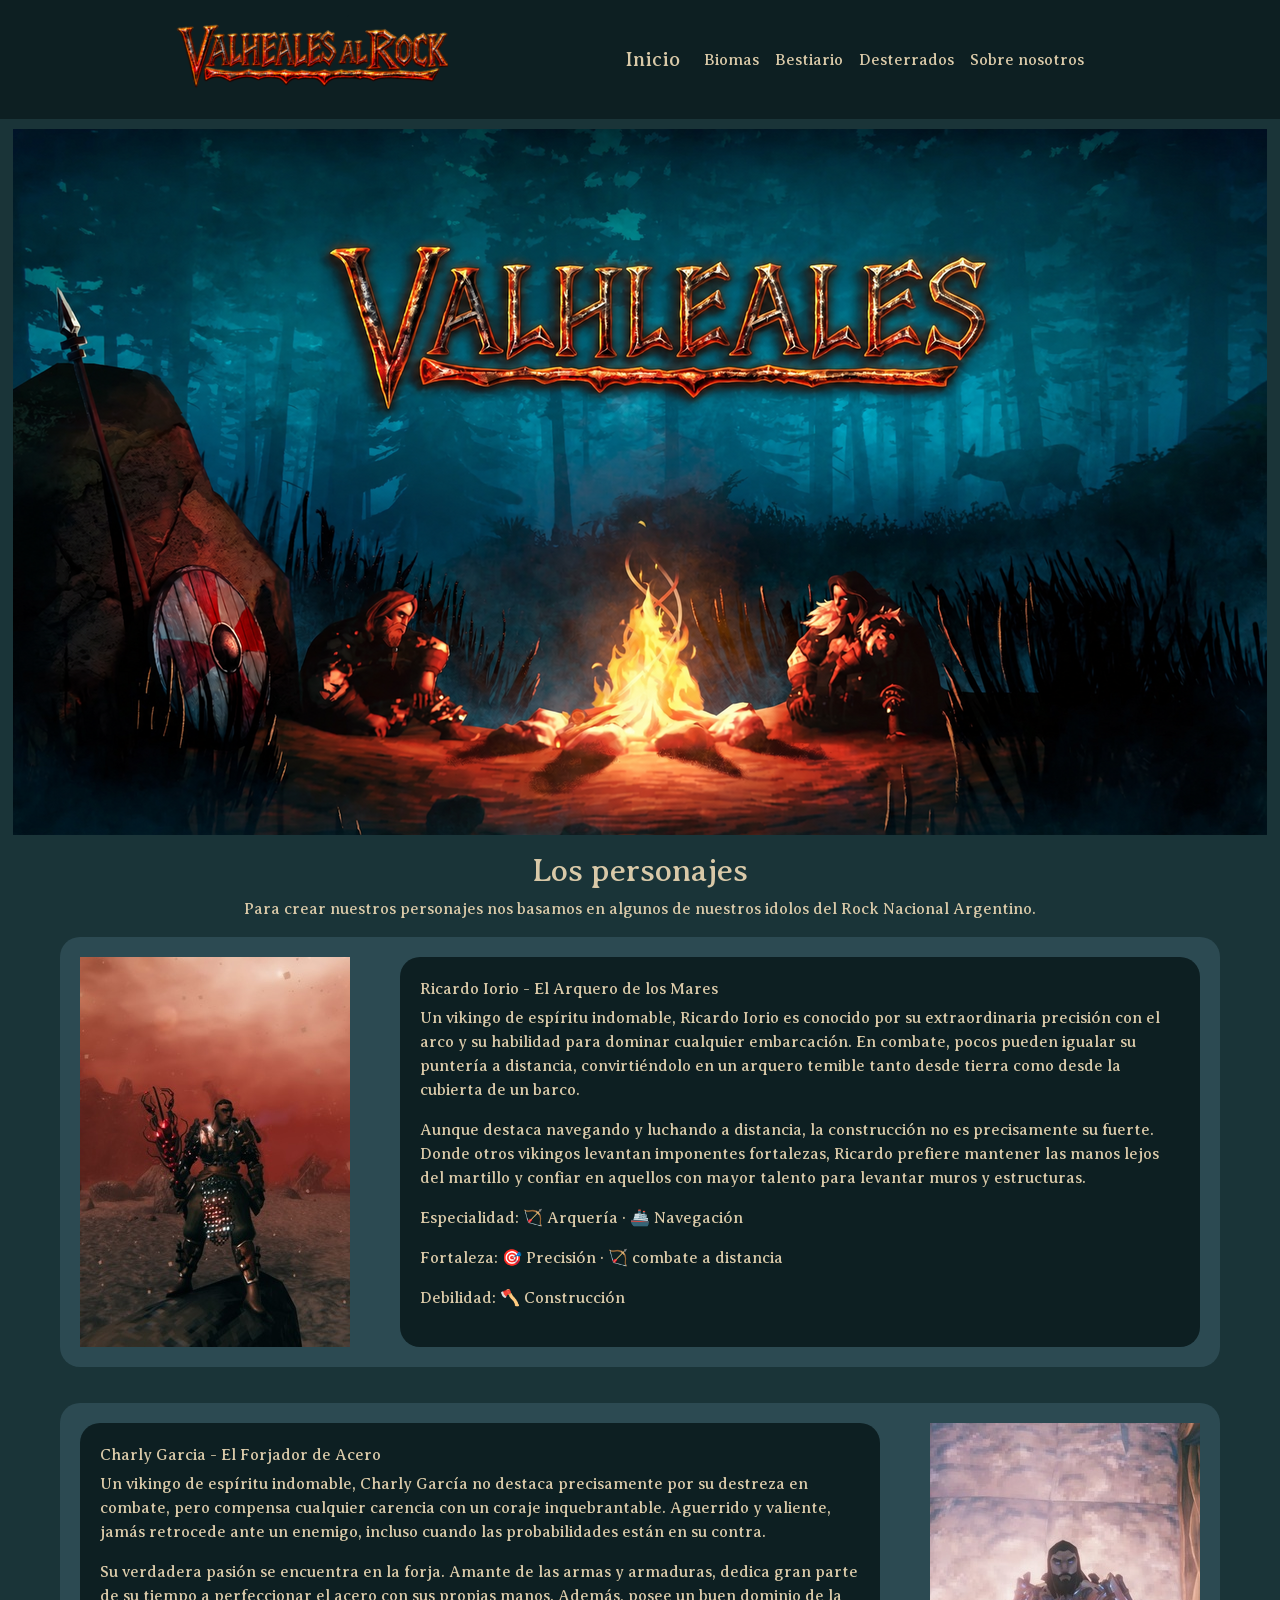
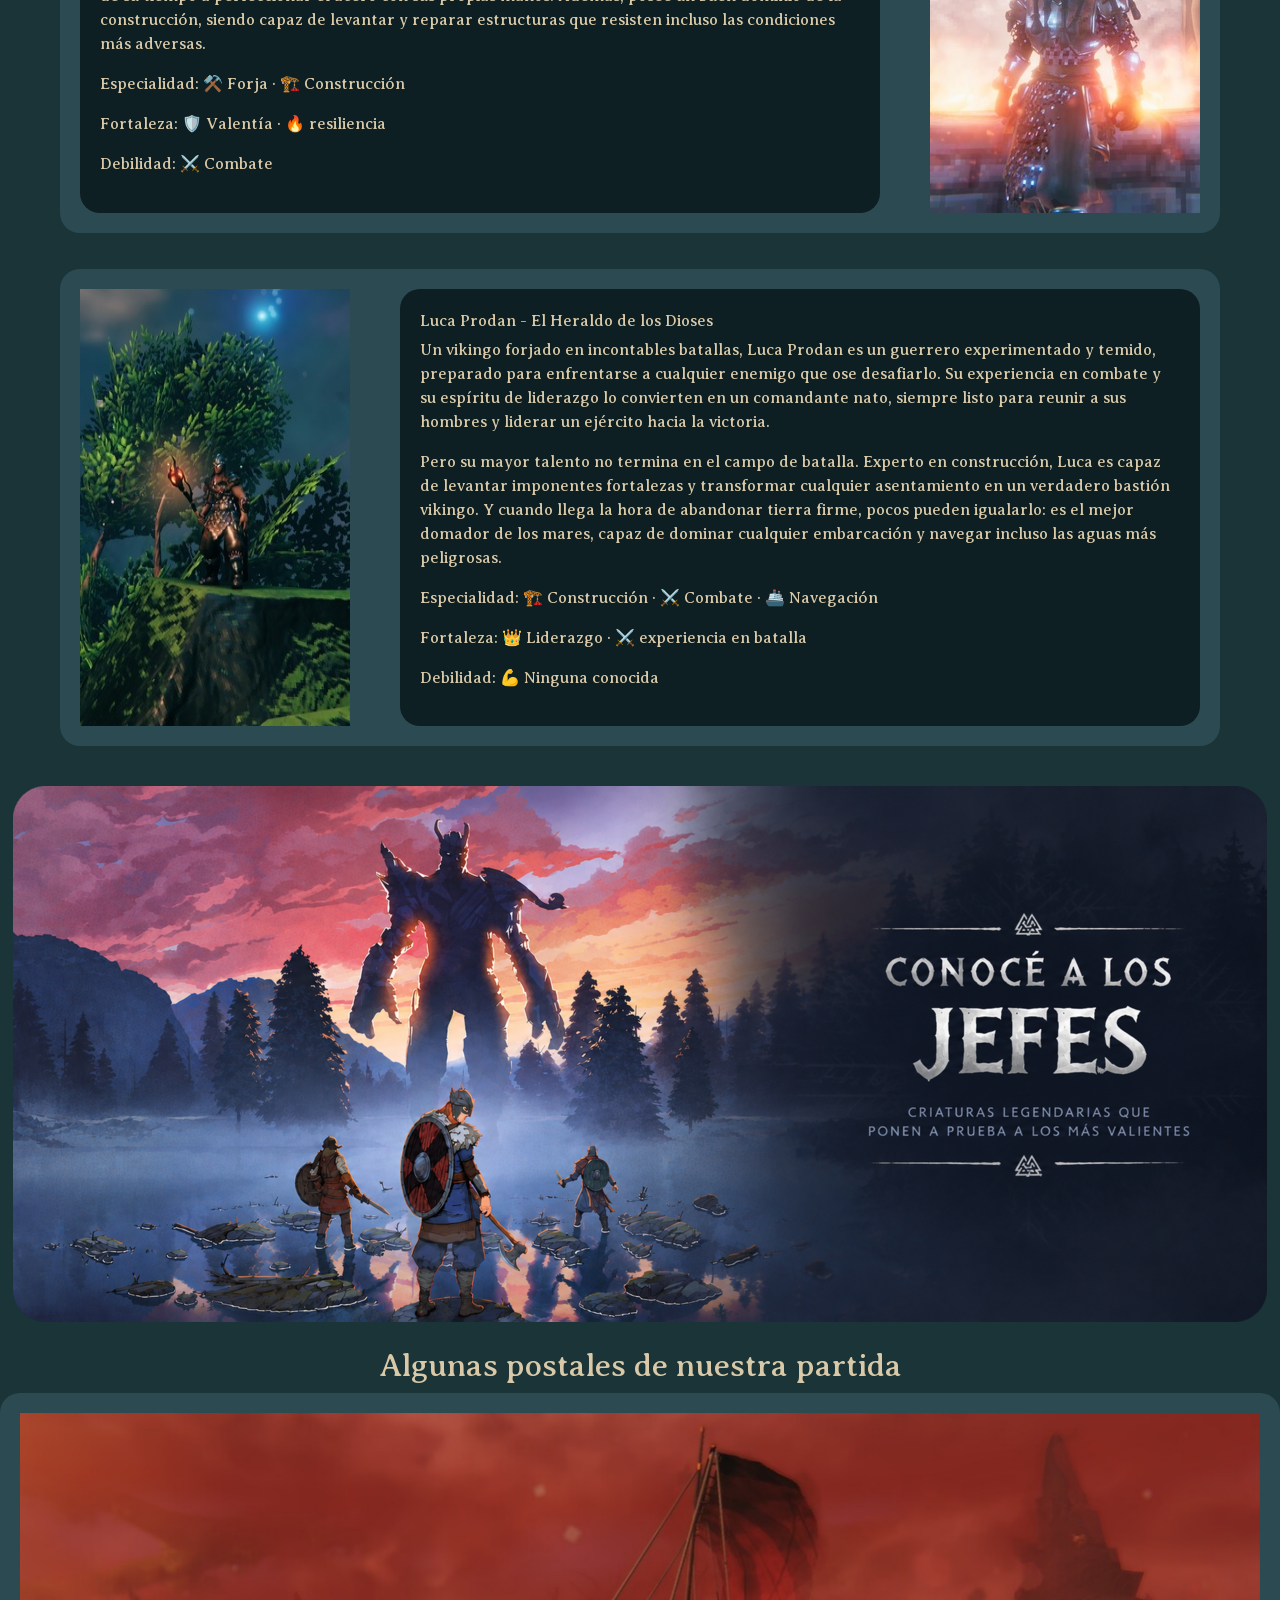
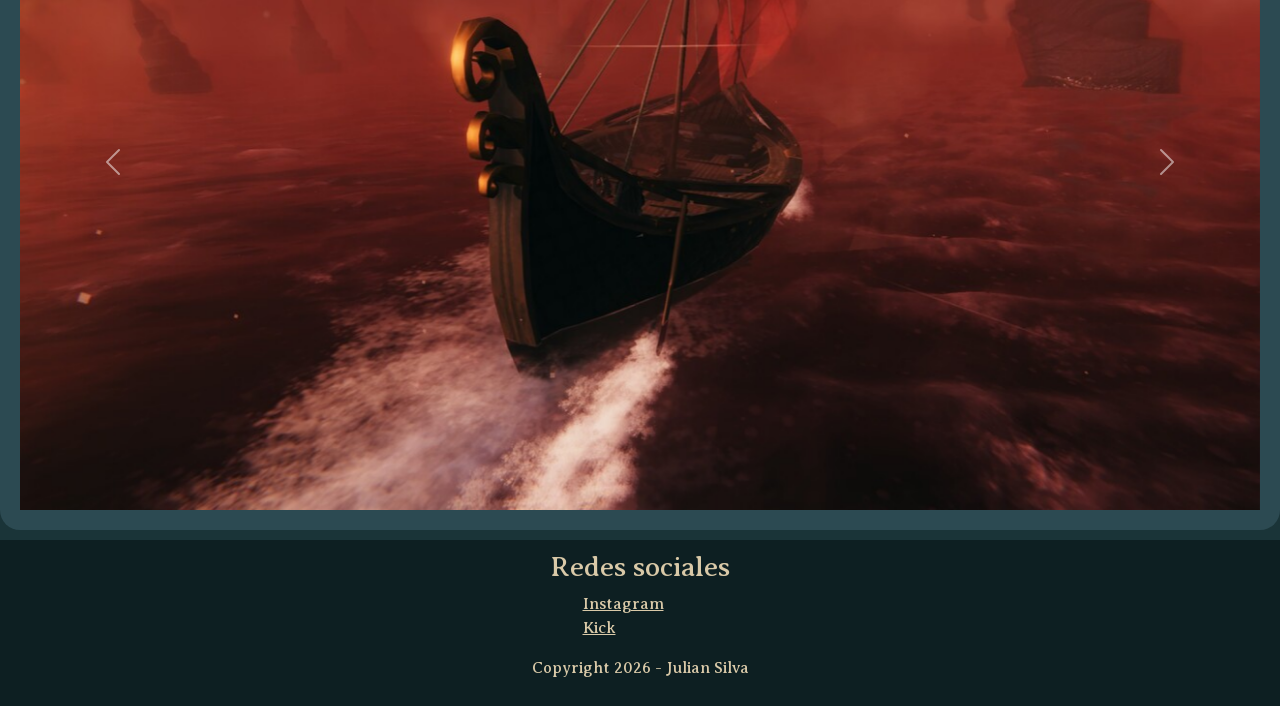
<file: index.html>
<!DOCTYPE html>
<html lang="es">
<head>
    <meta charset="UTF-8">
    <meta name="viewport" content="width=device-width, initial-scale=1.0">
    <meta name="description" content="Sitio web de nuestra partida en el videojuego Valheim: Información sobre enemigos, jefes, fotos y los personajes que conforman nuestro mundo.">
    <meta name="keywords" content="valheim, videojuegos, supervivencia, survival, juegos">
    <meta name="robots" content="index, follow">

    <link rel="preconnect" href="https://fonts.googleapis.com">
    <link rel="preconnect" href="https://fonts.gstatic.com" crossorigin>
    <link href="https://fonts.googleapis.com/css2?family=Averia+Serif+Libre:wght@400;700&display=swap" rel="stylesheet">
    <link href="https://cdn.jsdelivr.net/npm/bootstrap@5.3.8/dist/css/bootstrap.min.css" rel="stylesheet" integrity="sha384-sRIl4kxILFvY47J16cr9ZwB07vP4J8+LH7qKQnuqkuIAvNWLzeN8tE5YBujZqJLB" crossorigin="anonymous">
    <link rel="stylesheet" href="https://cdnjs.cloudflare.com/ajax/libs/animate.css/4.1.1/animate.min.css"/>
    <link rel="stylesheet" href="style/styles.css">
    <title>Valhleales</title>
</head>
<body>
    
    <header class="cabeza">
        <div class="encabezado">
            <h1><img src="image/valhleales-al-rock.png" class="animate__animated animate__tada" alt="titulo de la pagina valhleales"></h1>

            <nav class="navbar navbar-expand-lg">
                <div class="container-fluid">
                    <a class="navbar-brand color-nav" href="#">Inicio</a>
                    <button class="navbar-toggler" type="button" data-bs-toggle="collapse" data-bs-target="#navbarNavAltMarkup"
                        aria-controls="navbarNavAltMarkup" aria-expanded="false" aria-label="Toggle navigation">
                        <span class="navbar-toggler-icon"></span>
                    </button>
                    <div class="collapse navbar-collapse" id="navbarNavAltMarkup">
                        <div class="navbar-nav">
                            <a class="nav-link color-nav" href="pages/biomas.html">Biomas</a>
                            <a class="nav-link color-nav" href="pages/bestiario.html">Bestiario</a>
                            <a class="nav-link color-nav" href="pages/desterrados.html">Desterrados</a>
                            <a class="nav-link color-nav" href="pages/sobre-nosotros.html">Sobre nosotros</a>
                        </div>
                    </div>
                </div>
            </nav>
        </div>
    </header>

    <main>
        <section>
            <figure>
                <img src="image/Valhleales.png" alt="valhleales titulo" class="ajustar-img">
            </figure>
        </section>

        <section>
            <div class="intro">
                <h2>Los personajes</h2>
    
                <p>Para crear nuestros personajes nos basamos en algunos de nuestros idolos del Rock Nacional Argentino.</p>
            </div>

            <div class="caja">
                <figure class="box">
                    <img src="image/iorio1.jpg" alt="Ricardo Iorio, personaje de valhleales">
                    <div class="cajita">
                        <figcaption>Ricardo Iorio - El Arquero de los Mares</figcaption>
                        <p>Un vikingo de espíritu indomable, Ricardo Iorio es conocido por su extraordinaria precisión con el arco y su 
                            habilidad para dominar cualquier embarcación. En combate, pocos pueden igualar su puntería a distancia, 
                            convirtiéndolo en un arquero temible tanto desde tierra como desde la cubierta de un barco.</p>
                        <p>Aunque destaca navegando y luchando a distancia, la construcción no es precisamente su fuerte. Donde otros 
                            vikingos levantan imponentes fortalezas, Ricardo prefiere mantener las manos lejos del martillo y confiar en aquellos 
                            con mayor talento para levantar muros y estructuras.</p>
                        <p>Especialidad: 🏹 Arquería · 🚢 Navegación</p>
                        <p>Fortaleza: 🎯 Precisión · 🏹 combate a distancia</p>
                        <p>Debilidad: 🪓 Construcción</p>
                    </div>
                </figure>

                <figure class="box" id="boxinverso">
                    <img src="image/charly1.jpg" alt="Charly Garcia, personaje de valhleales">
                    <div class="cajita">
                        <figcaption>Charly Garcia - El Forjador de Acero</figcaption>
                        <p>Un vikingo de espíritu indomable, Charly García no destaca precisamente por su destreza en combate, 
                            pero compensa cualquier carencia con un coraje inquebrantable. Aguerrido y valiente, jamás retrocede ante un enemigo, 
                            incluso cuando las probabilidades están en su contra.</p>
                        <p>Su verdadera pasión se encuentra en la forja. Amante de las armas y armaduras, dedica gran parte de su tiempo a 
                            perfeccionar el acero con sus propias manos. Además, posee un buen dominio de la construcción, siendo capaz de 
                            levantar y reparar estructuras que resisten incluso las condiciones más adversas.</p>
                        <p>Especialidad: ⚒️ Forja · 🏗️ Construcción</p>
                        <p>Fortaleza: 🛡️ Valentía · 🔥 resiliencia</p>
                        <p>Debilidad: ⚔️ Combate</p>
                    </div>
                </figure>

                <figure class="box">
                    <img src="image/luca-prodan1.jpg" alt="Luca Prodan, personaje de valhleales">
                    <div class="cajita">
                        <figcaption>Luca Prodan - El Heraldo de los Dioses</figcaption>
                        <p>Un vikingo forjado en incontables batallas, Luca Prodan es un guerrero experimentado y temido, 
                            preparado para enfrentarse a cualquier enemigo que ose desafiarlo. Su experiencia en combate y su 
                            espíritu de liderazgo lo convierten en un comandante nato, siempre listo para reunir a sus hombres y 
                            liderar un ejército hacia la victoria.</p>
                        <p>Pero su mayor talento no termina en el campo de batalla. Experto en construcción, Luca es capaz de levantar 
                            imponentes fortalezas y transformar cualquier asentamiento en un verdadero bastión vikingo. Y cuando llega 
                            la hora de abandonar tierra firme, pocos pueden igualarlo: es el mejor domador de los mares, capaz de dominar 
                            cualquier embarcación y navegar incluso las aguas más peligrosas.</p>
                        <p>Especialidad: 🏗️ Construcción · ⚔️ Combate · 🚢 Navegación</p>
                        <p>Fortaleza: 👑 Liderazgo · ⚔️ experiencia en batalla</p>
                        <p>Debilidad: 💪 Ninguna conocida</p>
                    </div>
                </figure>
            </div>
        </section>

        <section>
            <div class="caja mt-4 mb-4">
                <a href="pages/desterrados.html" class="borde">
                    <img src="image/jefes.png" alt="enlace a los jefes derrotados" class="ajustar-img" id="jefes">
                </a>
            </div>
        </section>

        <section>
            <div class="intro">
                <h2>Algunas postales de nuestra partida</h2>
            </div>

            <div class="carrusel">
                <div id="carouselExampleFade" class="carousel slide carousel-fade">
                    <div class="carousel-inner">
                        <div class="carousel-item active">
                            <img src="image/momentos/barco-tierras-de-ceniza.jpg" class="ajustar-img" alt="llega en barco a tierras de ceniza">
                        </div>
                        <div class="carousel-item">
                            <img src="image/momentos/fogon-reunion.jpg" class="ajustar-img" alt="descanso en un fogon antes de una batalla">
                        </div>
                        <div class="carousel-item">
                            <img src="image/momentos/tierras-nubladas.jpg" class="ajustar-img" alt="vista en las tierras nubladas">
                        </div>
                        <div class="carousel-item">
                            <img src="image/momentos/montaña.jpg" class="ajustar-img" alt="montaña nocturna">
                        </div>
                        <div class="carousel-item">
                            <img src="image/momentos/skol.jpg" class="ajustar-img" alt="brindis vikingo">
                        </div>
                        <div class="carousel-item">
                            <img src="image/momentos/barco-tormenta.jpg" class="ajustar-img" alt="viaje en barco con tormenta">
                        </div>
                        <div class="carousel-item">
                            <img src="image/momentos/barco-tripulacion.jpg" class="ajustar-img" alt="tripulacion de los viajes en barco">
                        </div>
                        <div class="carousel-item">
                            <img src="image/momentos/ventana.jpg" class="ajustar-img" alt="perspectiva desde fuera de la casa">
                        </div>
                        <div class="carousel-item">
                            <img src="image/momentos/casa.jpg" class="ajustar-img" alt="perspectiva desde dentro de la casa">
                        </div>
                        <div class="carousel-item">
                            <img src="image/momentos/vista-casa.jpg" class="ajustar-img" alt="vista desde el balcon">
                        </div>
                        <div class="carousel-item">
                            <img src="image/momentos/fogon.jpg" class="ajustar-img" alt="fogon en oscuridad">
                        </div>
                        <div class="carousel-item">
                            <img src="image/momentos/barco-estacionado.jpg" class="ajustar-img" alt="barco estacionado en la aldea">
                        </div>
                        <div class="carousel-item">
                            <img src="image/momentos/atardecer-en-barco.jpg" class="ajustar-img" alt="puesta del sol desde la proa del barco">
                        </div>
                        <div class="carousel-item">
                            <img src="image/momentos/hub-portales.jpg" class="ajustar-img" alt="interior de nuestro hub de portales">
                        </div>
                    </div>
                    <button class="carousel-control-prev" type="button" data-bs-target="#carouselExampleFade" data-bs-slide="prev">
                        <span class="carousel-control-prev-icon" aria-hidden="true"></span>
                        <span class="visually-hidden">Previous</span>
                    </button>
                    <button class="carousel-control-next" type="button" data-bs-target="#carouselExampleFade" data-bs-slide="next">
                        <span class="carousel-control-next-icon" aria-hidden="true"></span>
                        <span class="visually-hidden">Next</span>
                    </button>
                </div>
            </div>
        </section>
    </main>

    <footer>
        <div class="pie">
            <div>
                <h3>Redes sociales</h3>
                <ul class="lista">
                    <li>
                        <a href="https://www.instagram.com/eltorovikingo" target="_blank">Instagram</a>
                    </li>
                    <li>
                        <a href="https://kick.com/eltorovikingo" target="_blank">Kick</a>
                    </li>
                </ul>
            </div>

            <div>
                <p>Copyright 2026 - Julian Silva</p>
            </div>
        </div>
    </footer>

    <script src="https://cdn.jsdelivr.net/npm/bootstrap@5.3.8/dist/js/bootstrap.bundle.min.js" integrity="sha384-FKyoEForCGlyvwx9Hj09JcYn3nv7wiPVlz7YYwJrWVcXK/BmnVDxM+D2scQbITxI" crossorigin="anonymous"></script>

</body>
</html>
</file>
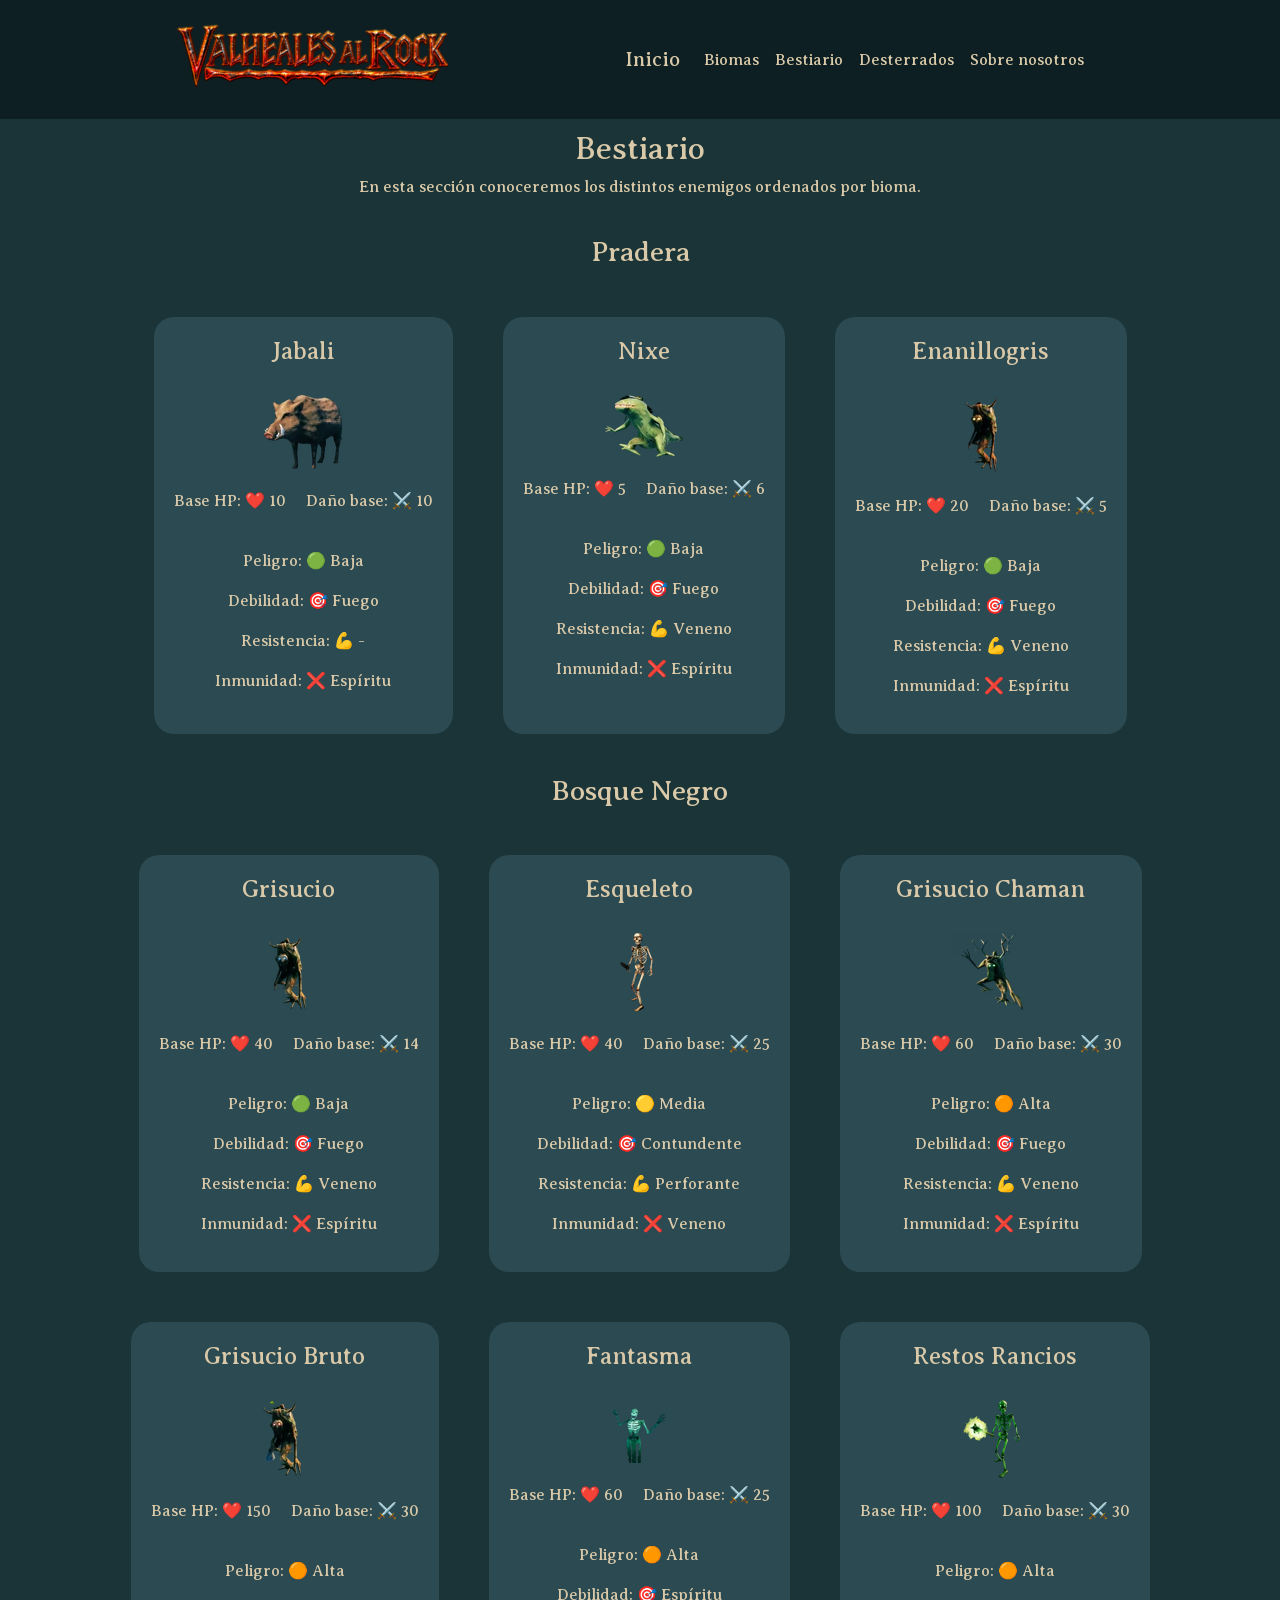
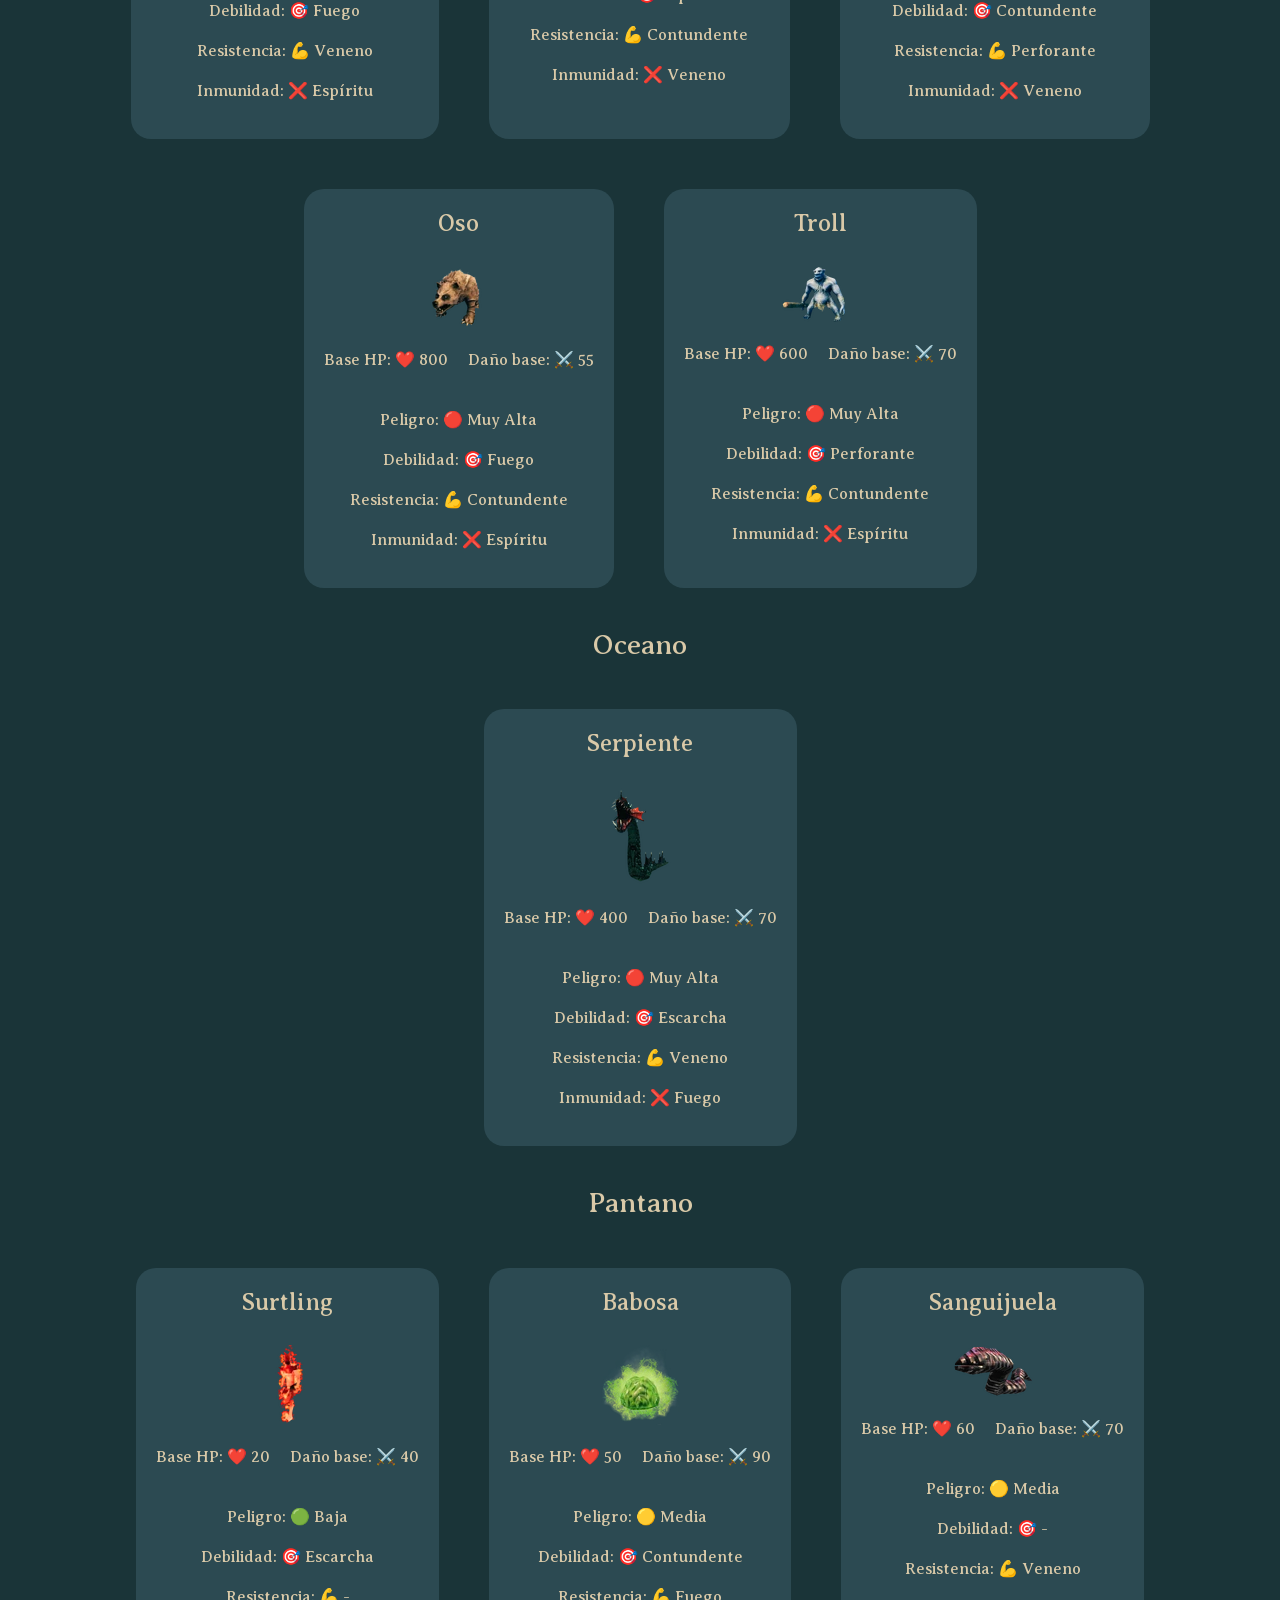
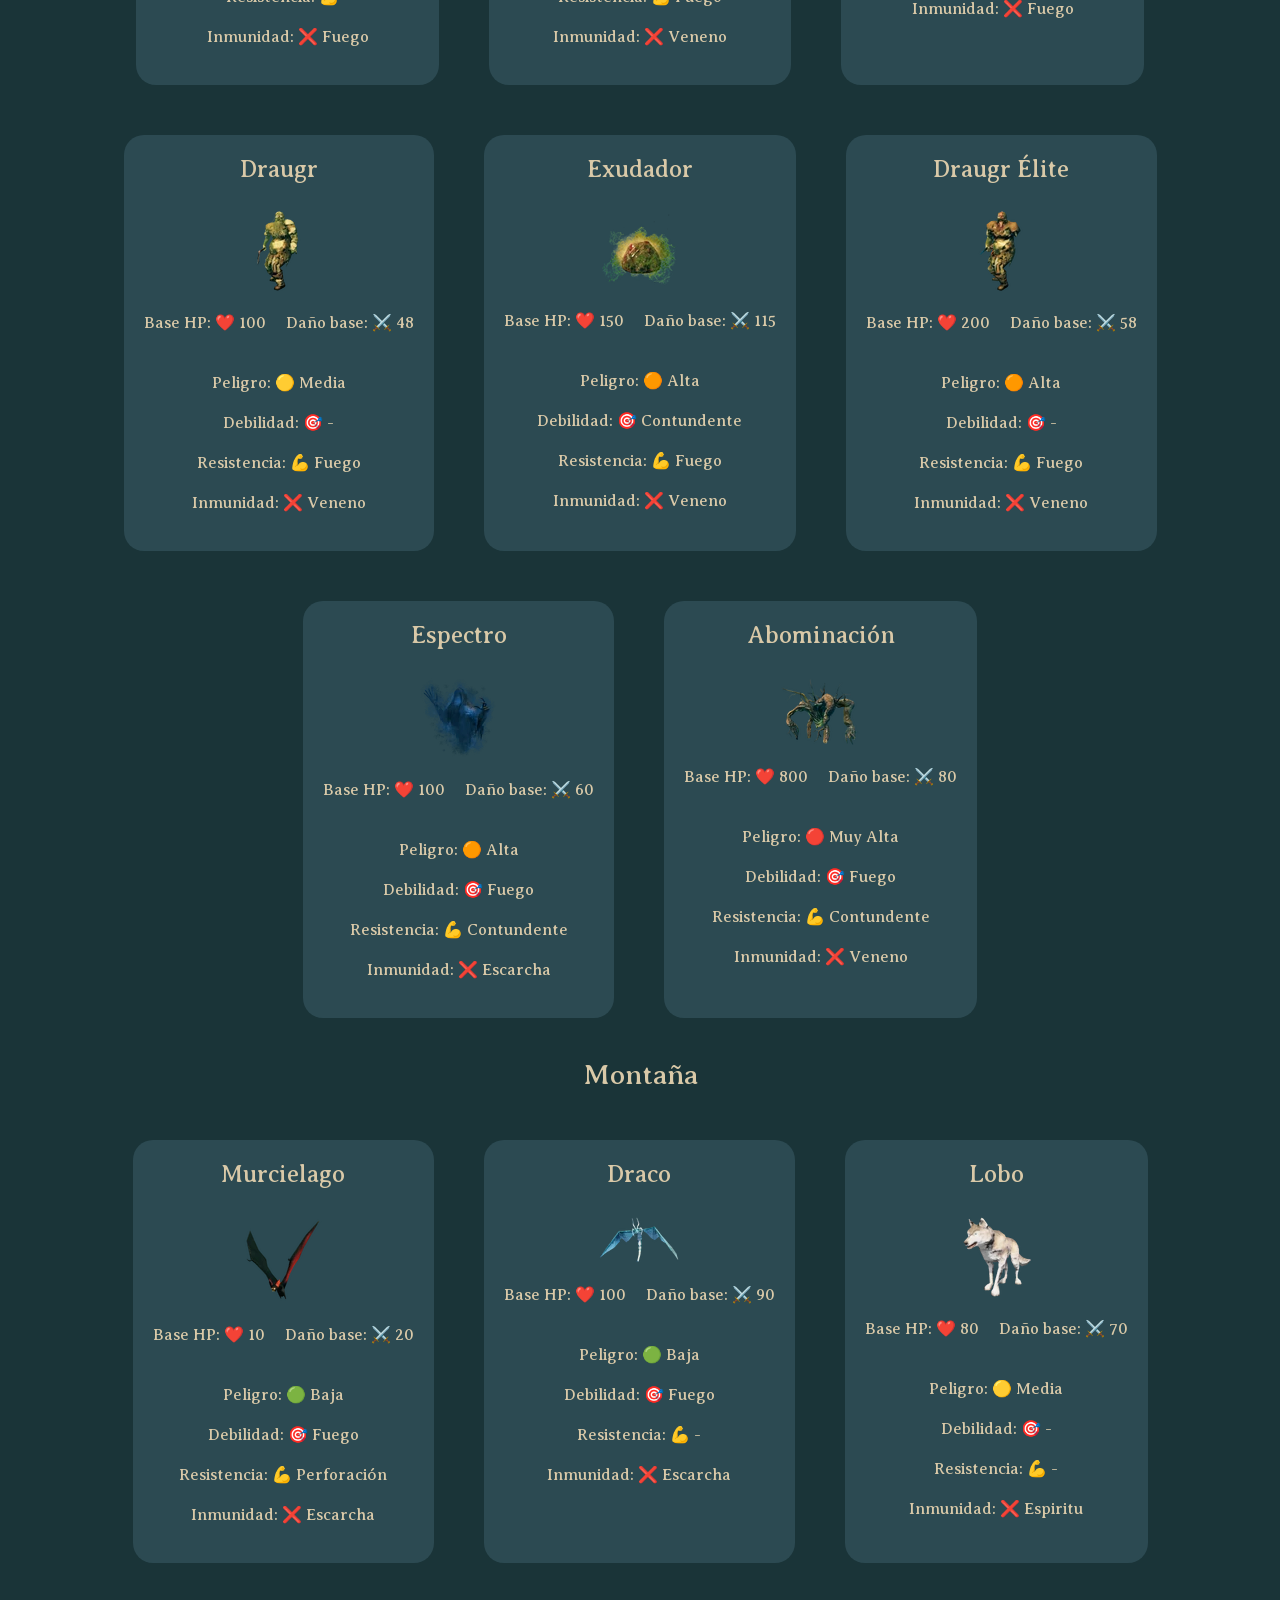
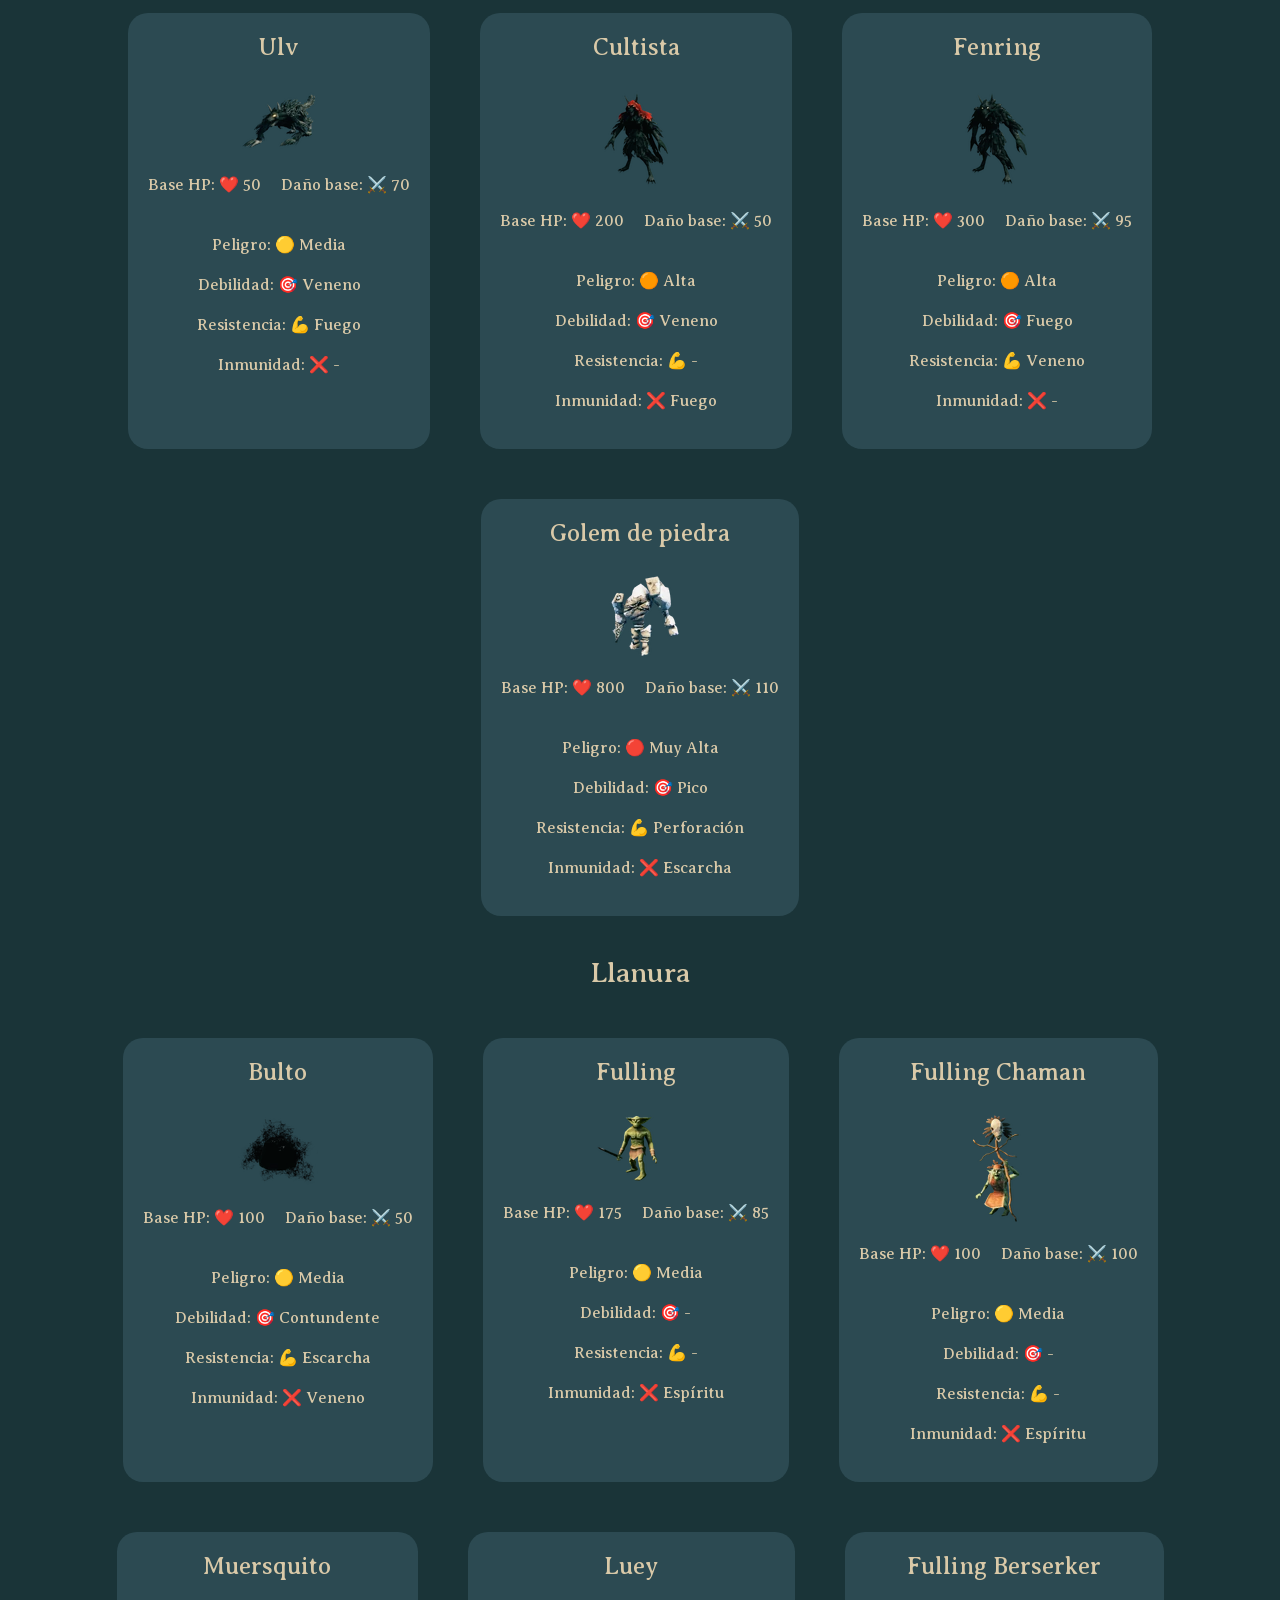
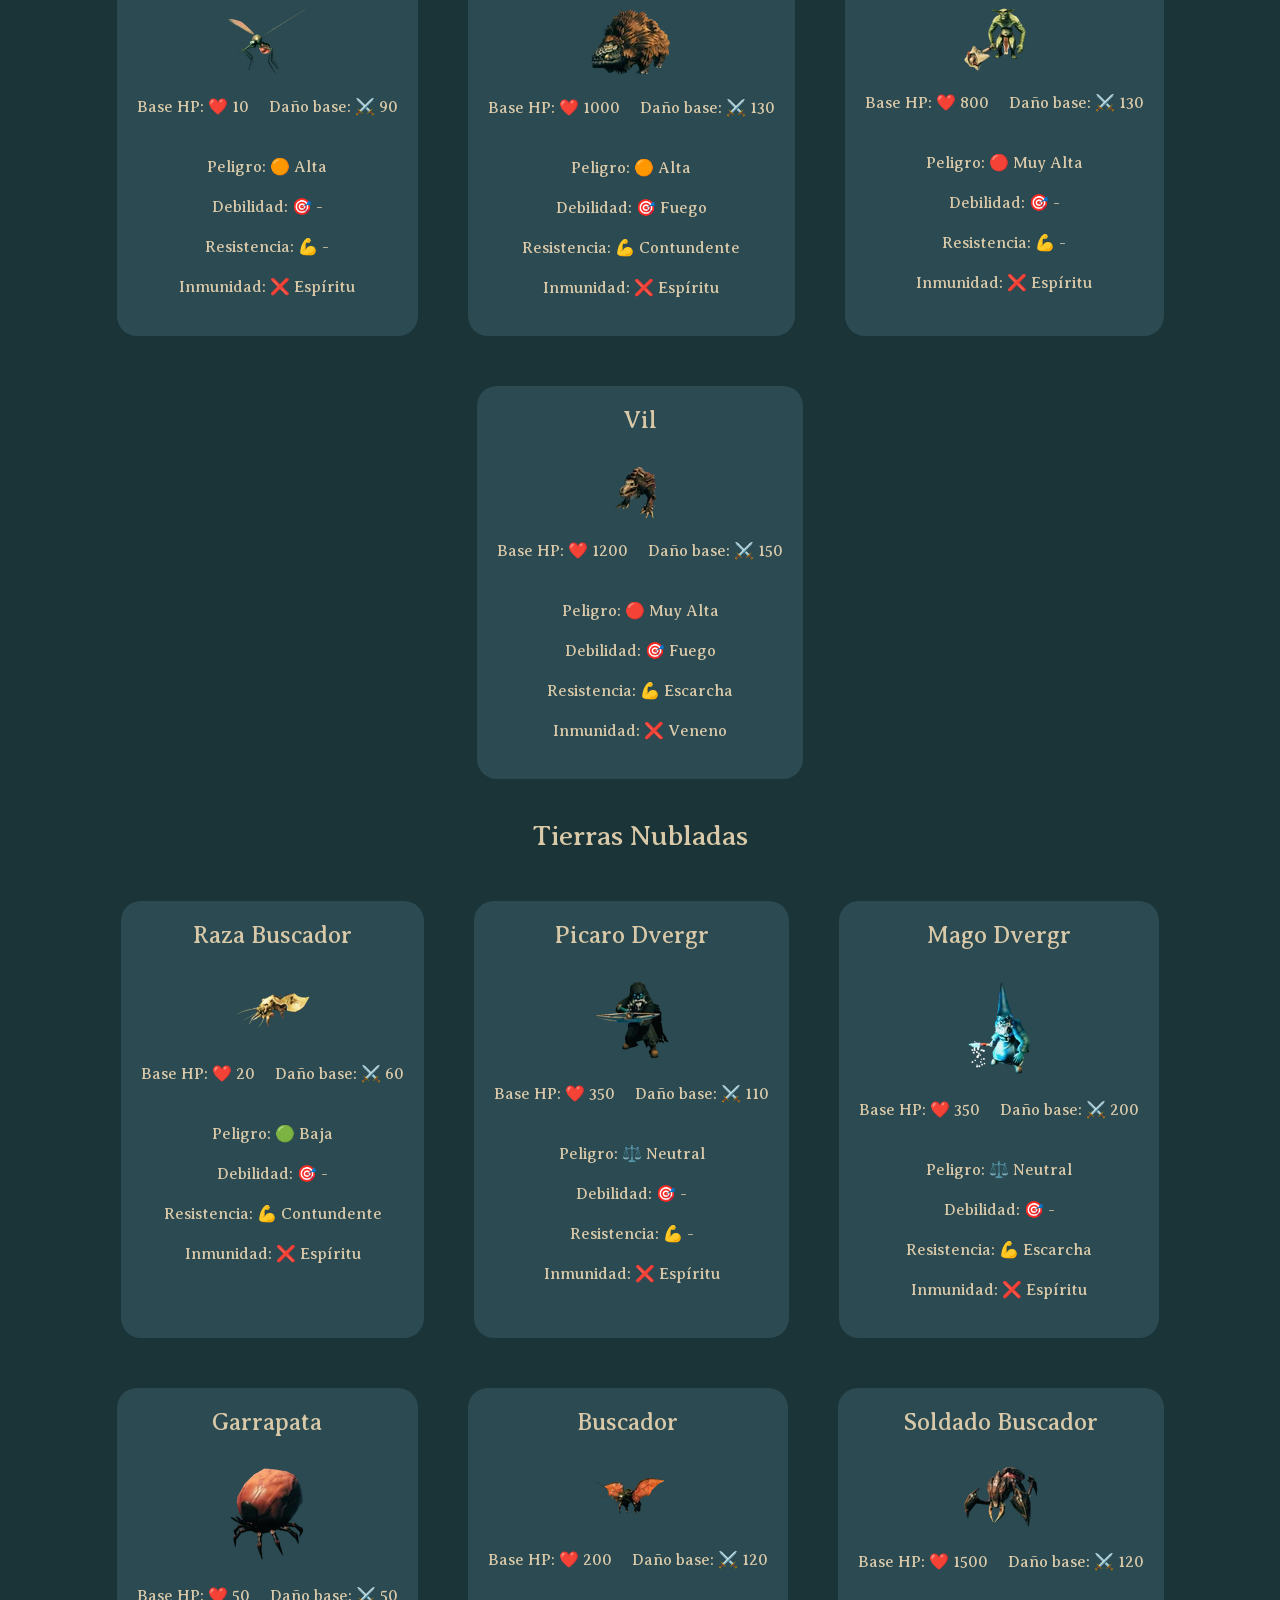
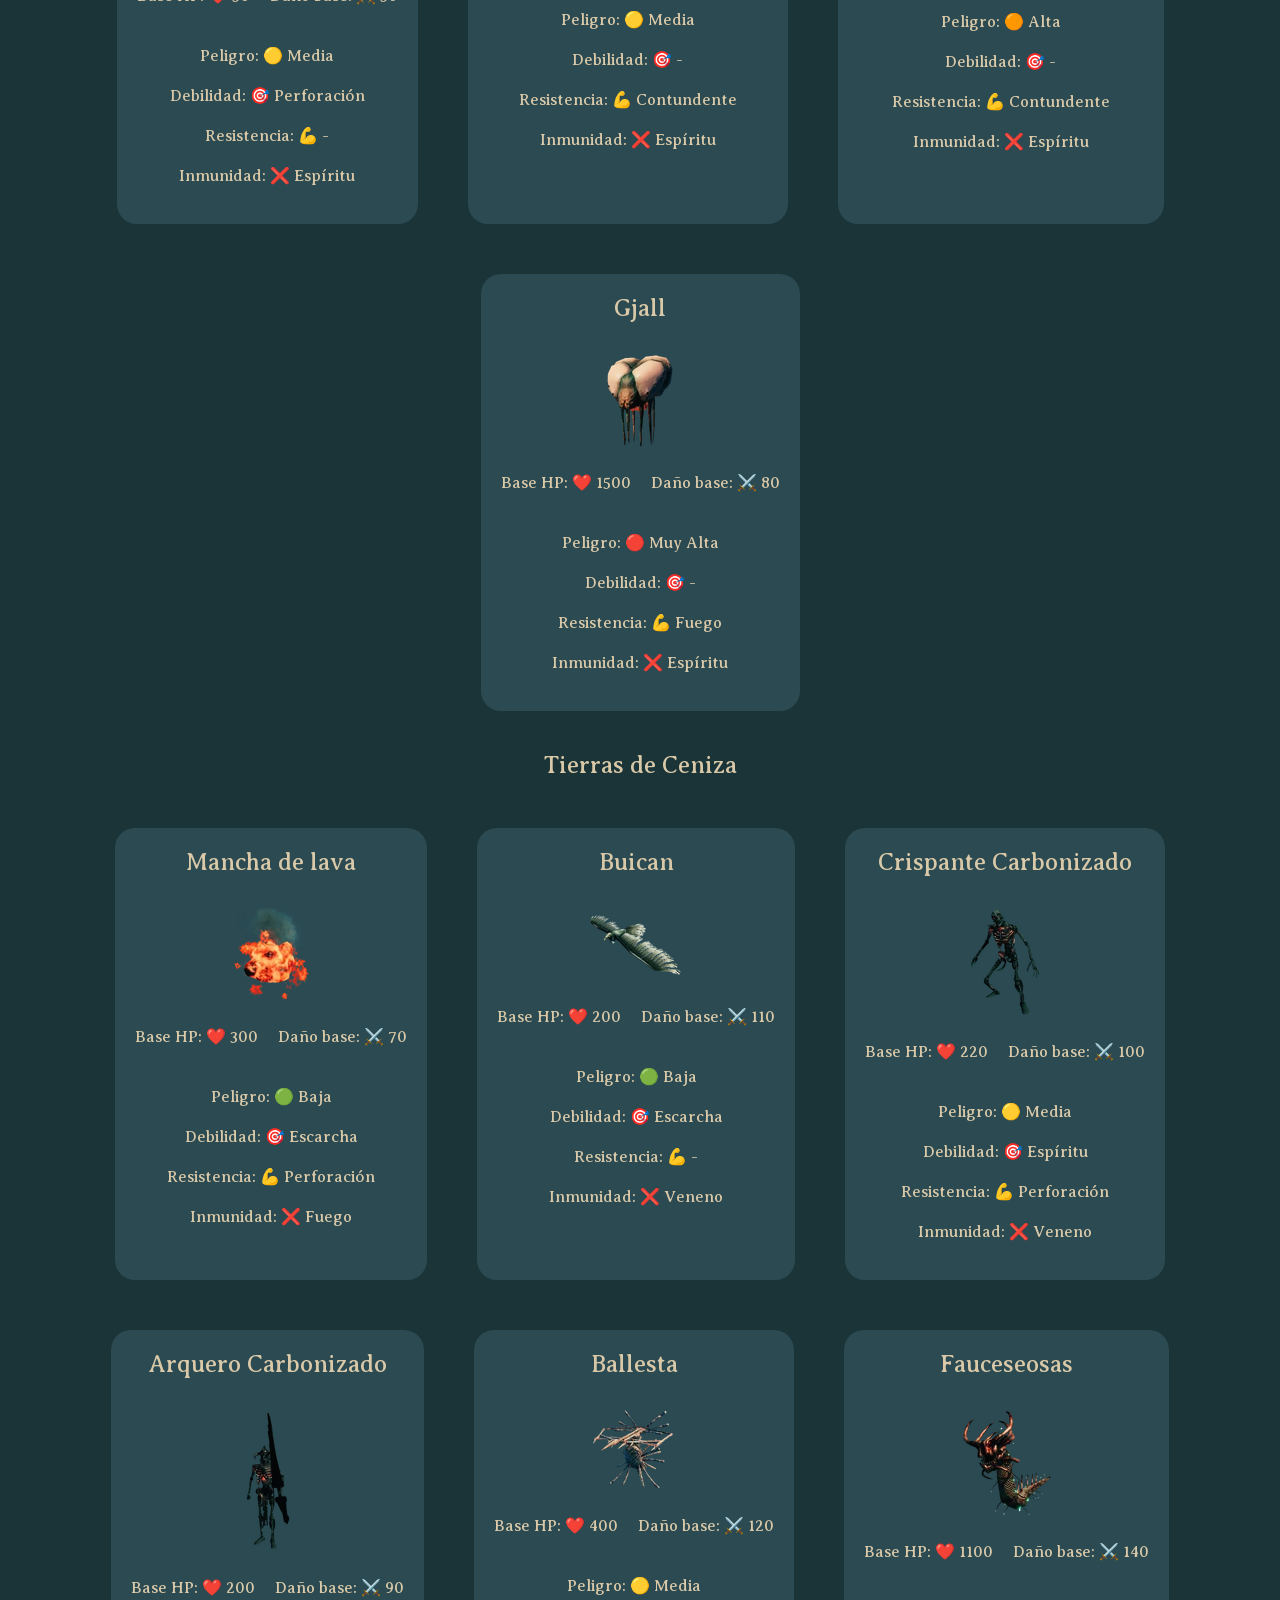
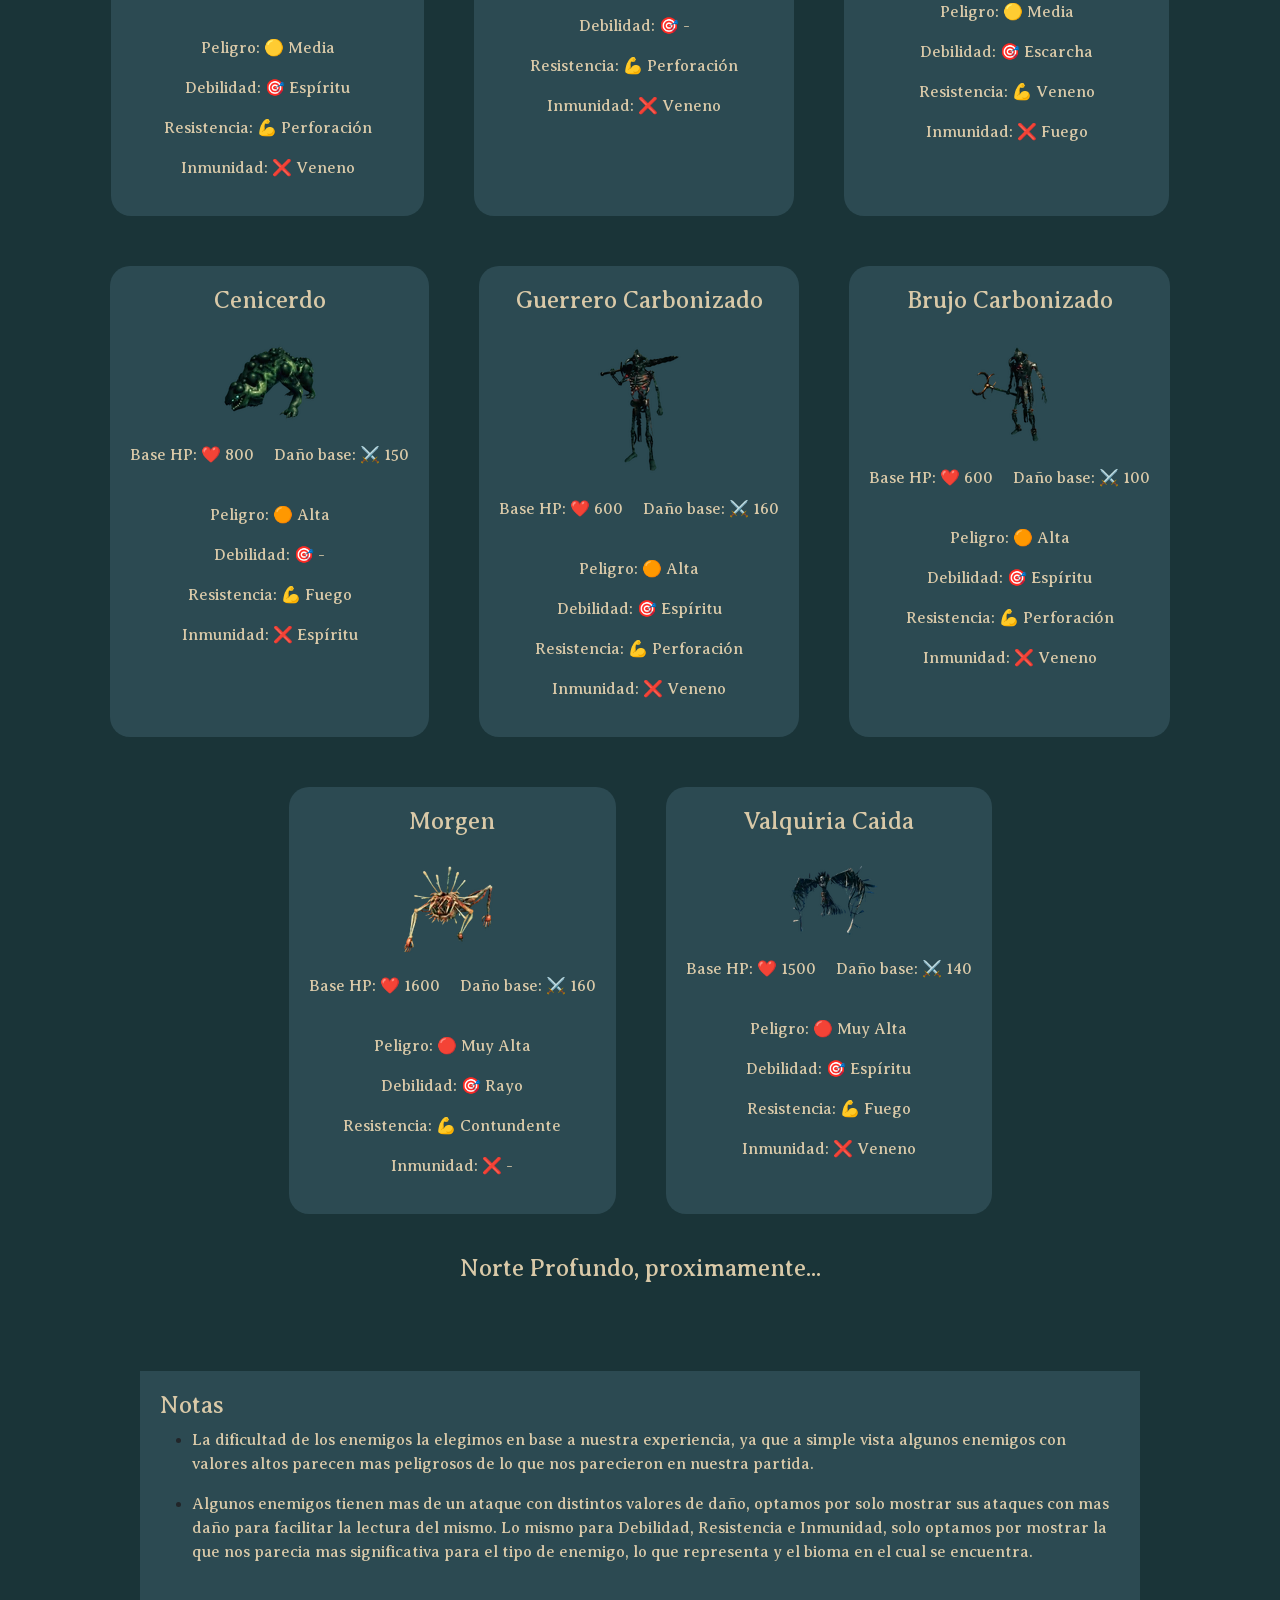
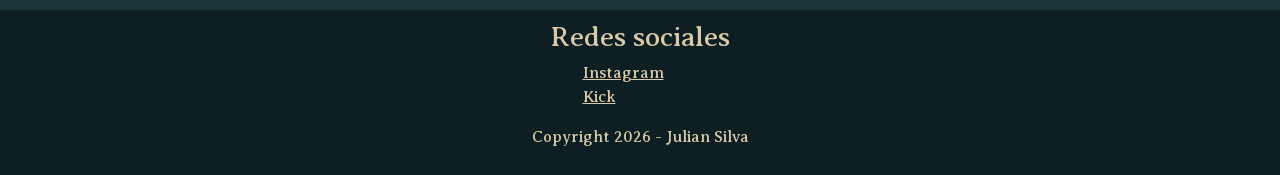
<file: pages/bestiario.html>
<!DOCTYPE html>
<html lang="es">
<head>
    <meta charset="UTF-8">
    <meta name="viewport" content="width=device-width, initial-scale=1.0">
    <meta name="description" content="Enemigos en Valheim, ordeandos por bioma y dificultad.">
    <meta name="keywords" content="valheim, bestiario, enemigos, mobs, npc">
    <meta name="robots" content="index, follow">

    <link rel="preconnect" href="https://fonts.googleapis.com">
    <link rel="preconnect" href="https://fonts.gstatic.com" crossorigin>
    <link href="https://fonts.googleapis.com/css2?family=Averia+Serif+Libre:wght@400;700&display=swap" rel="stylesheet">
    <link href="https://cdn.jsdelivr.net/npm/bootstrap@5.3.8/dist/css/bootstrap.min.css" rel="stylesheet" integrity="sha384-sRIl4kxILFvY47J16cr9ZwB07vP4J8+LH7qKQnuqkuIAvNWLzeN8tE5YBujZqJLB" crossorigin="anonymous">
    <link rel="stylesheet" href="https://cdnjs.cloudflare.com/ajax/libs/animate.css/4.1.1/animate.min.css"/>
    <link rel="stylesheet" href="../style/styles.css">
    <title>Bestiario</title>
</head>
<body>

    <header class="cabeza">
        <div class="encabezado">
            <h1><img src="../image/valhleales-al-rock.png" class="animate__animated animate__tada" alt="titulo de la pagina valhleales"></h1>

            <nav class="navbar navbar-expand-lg">
                <div class="container-fluid">
                    <a class="navbar-brand color-nav" href="../index.html">Inicio</a>
                    <button class="navbar-toggler" type="button" data-bs-toggle="collapse" data-bs-target="#navbarNavAltMarkup"
                        aria-controls="navbarNavAltMarkup" aria-expanded="false" aria-label="Toggle navigation">
                        <span class="navbar-toggler-icon"></span>
                    </button>
                    <div class="collapse navbar-collapse" id="navbarNavAltMarkup">
                        <div class="navbar-nav">
                            <a class="nav-link color-nav" href="biomas.html">Biomas</a>
                            <a class="nav-link color-nav" href="#">Bestiario</a>
                            <a class="nav-link color-nav" href="desterrados.html">Desterrados</a>
                            <a class="nav-link color-nav" href="sobre-nosotros.html">Sobre nosotros</a>
                        </div>
                    </div>
                </div>
            </nav>
        </div>
    </header>

    <main>
        <section>
            <div class="intro">
                <h2>Bestiario</h2>

                <p>En esta sección conoceremos los distintos enemigos ordenados por bioma.</p>
            </div>

            <div class="cont">
                <h3>Pradera</h3>
                <div class="elem" id="pradera"></div>
            </div>

            <div class="cont">
                <h3>Bosque Negro</h3>
                <div class="elem" id="bosque-negro"></div>
            </div>

            <div class="cont">
                <h3>Oceano</h3>
                <div class="elem" id="oceano"></div>
            </div>

            <div class="cont">
                <h3>Pantano</h3>
                <div class="elem" id="pantano"></div>
            </div>

            <div class="cont">
                <h3>Montaña</h3>
                <div class="elem" id="montaña"></div>
            </div>

            <div class="cont">
                <h3>Llanura</h3>
                <div class="elem" id="llanura"></div>
            </div>

            <div class="cont">
                <h3>Tierras Nubladas</h3>
                <div class="elem" id="tierras-nubladas"></div>
            </div>

            <div class="cont">
                <h4>Tierras de Ceniza</h4>
                <div class="elem" id="tierras-de-ceniza"></div>
            </div>
        </section>

        <div class="cont">
            <h4>Norte Profundo, proximamente...</h4>
            <div class="elem" id="norte-profundo"></div>
        </div>

        <section>
            <div class="nota">
                <h4>Notas</h4>
                <ul>
                    <li><p>La dificultad de los enemigos la elegimos en base a nuestra experiencia, ya que a simple vista algunos enemigos con valores altos parecen mas peligrosos de lo que nos parecieron en nuestra partida.</p></li>
                    <li><p>Algunos enemigos tienen mas de un ataque con distintos valores de daño, optamos por solo mostrar sus ataques con mas daño para facilitar la lectura del mismo. Lo mismo para Debilidad, Resistencia e Inmunidad, solo optamos por mostrar la que nos parecia mas significativa para el tipo de enemigo, lo que representa y el bioma en el cual se encuentra.</p></li>
                </ul>
            </div>
        </section>
    </main>

    <footer>

    <footer>
        <div class="pie">
            <div>
                <h3>Redes sociales</h3>
                <ul class="lista">
                    <li>
                        <a href="https://www.instagram.com/eltorovikingo" target="_blank">Instagram</a>
                    </li>
                    <li>
                        <a href="https://kick.com/eltorovikingo" target="_blank">Kick</a>
                    </li>
                </ul>
            </div>

            <div>
                <p>Copyright 2026 - Julian Silva</p>
            </div>
        </div>
    </footer>

    <script src="../js/script.js"></script>

    <script src="https://cdn.jsdelivr.net/npm/bootstrap@5.3.8/dist/js/bootstrap.bundle.min.js" integrity="sha384-FKyoEForCGlyvwx9Hj09JcYn3nv7wiPVlz7YYwJrWVcXK/BmnVDxM+D2scQbITxI" crossorigin="anonymous"></script>
    
</body>
</html>
</file>
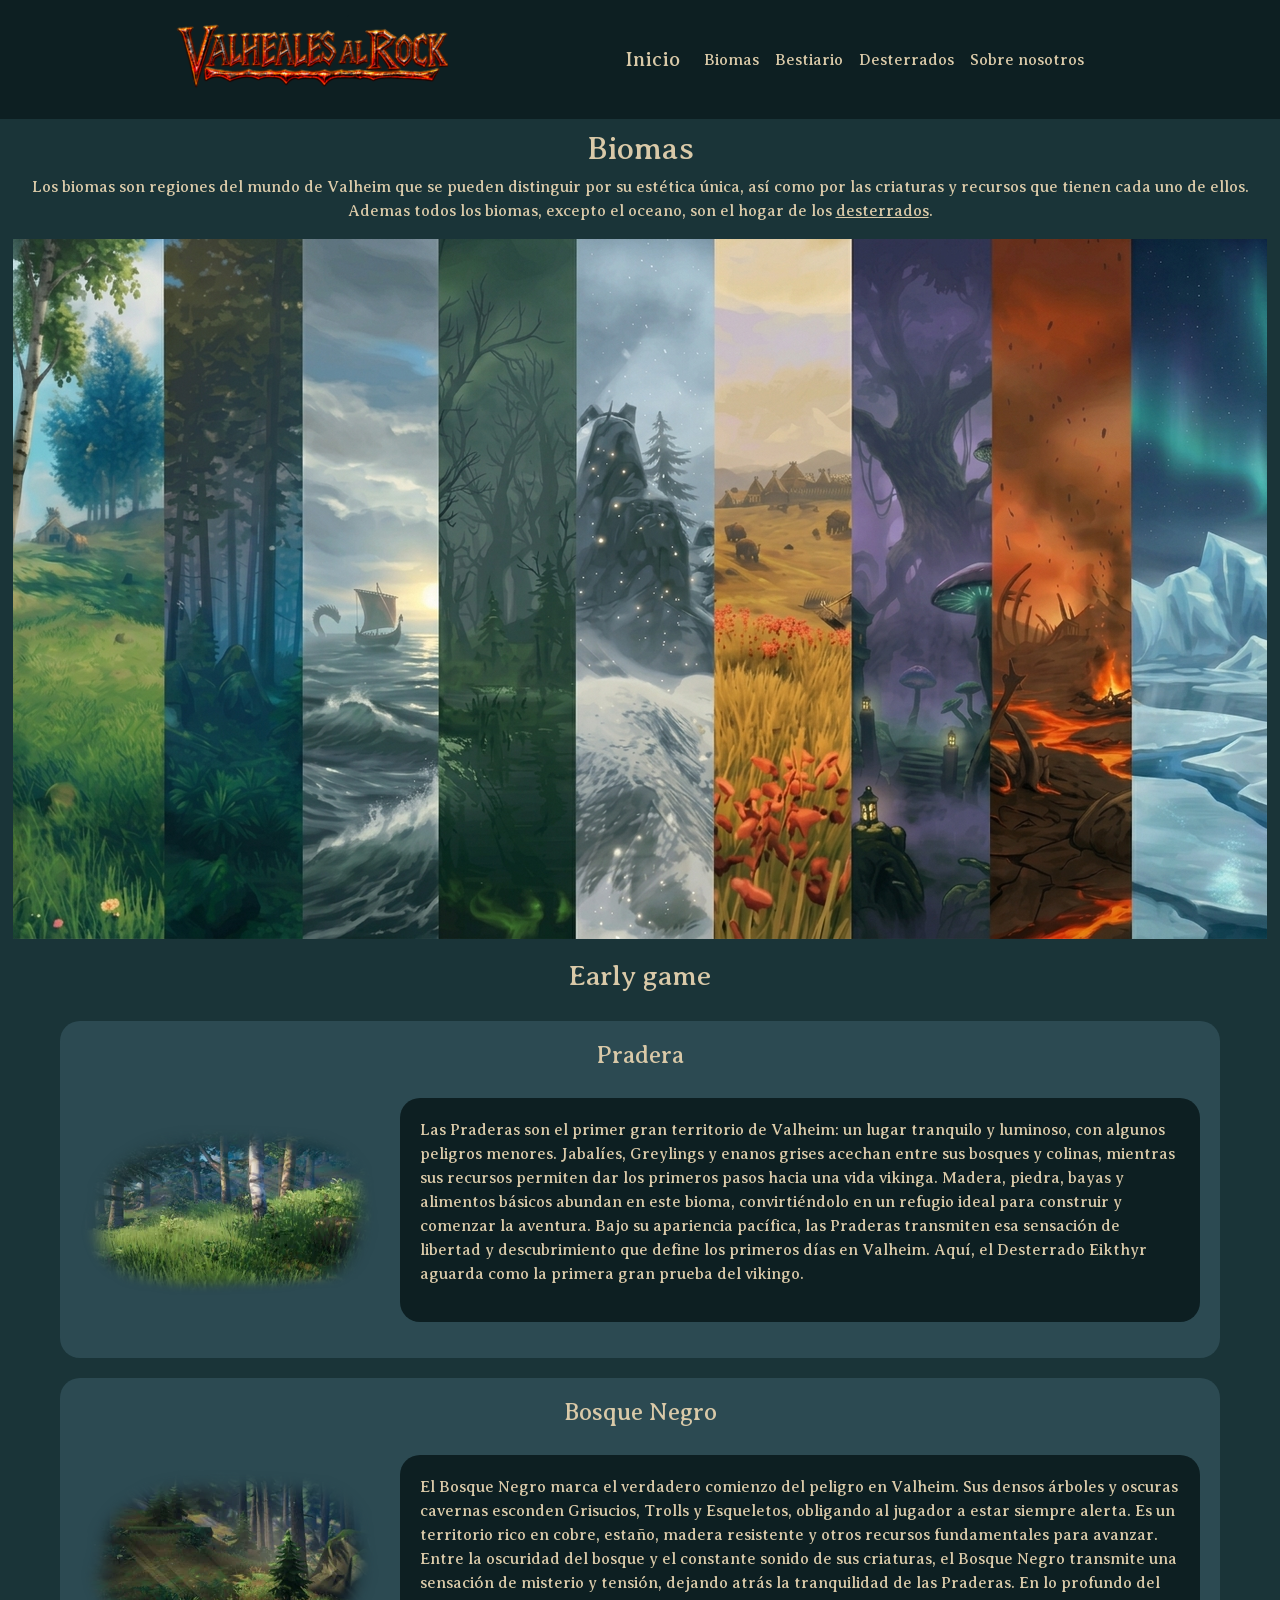
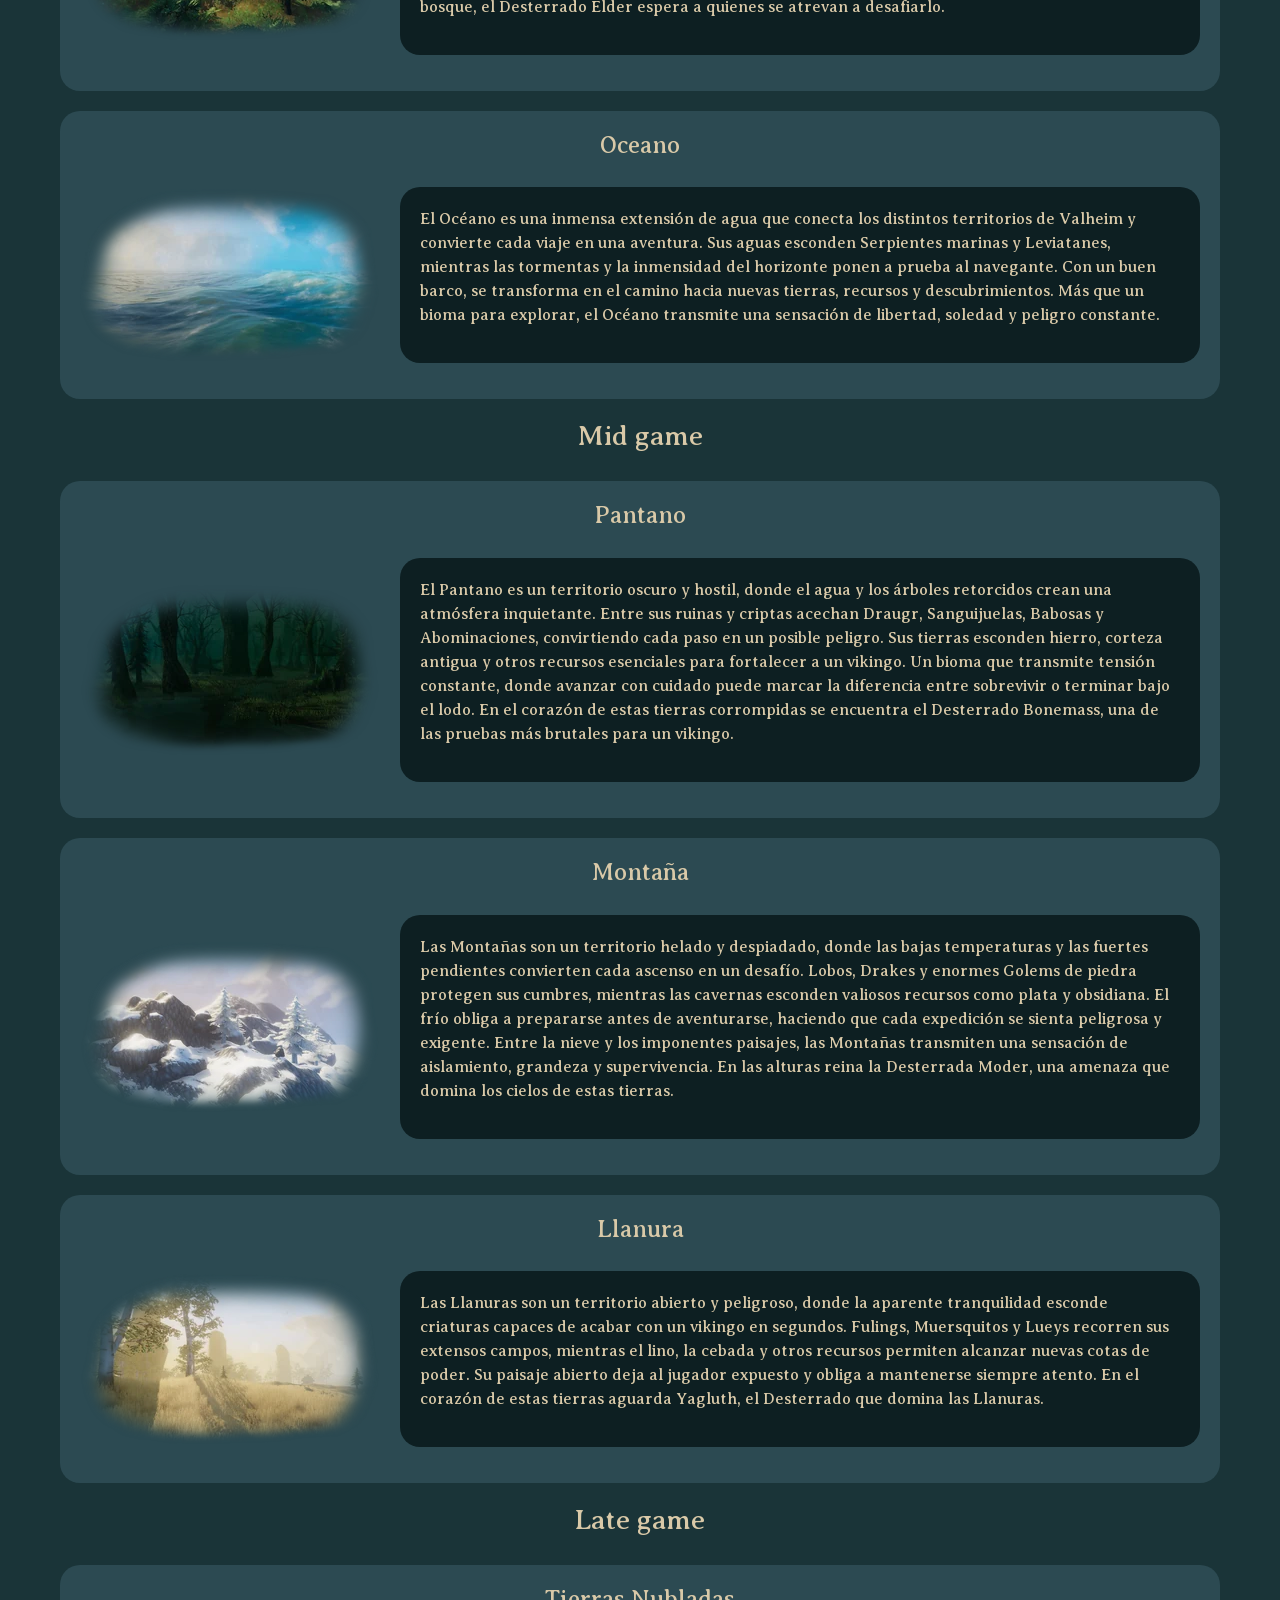
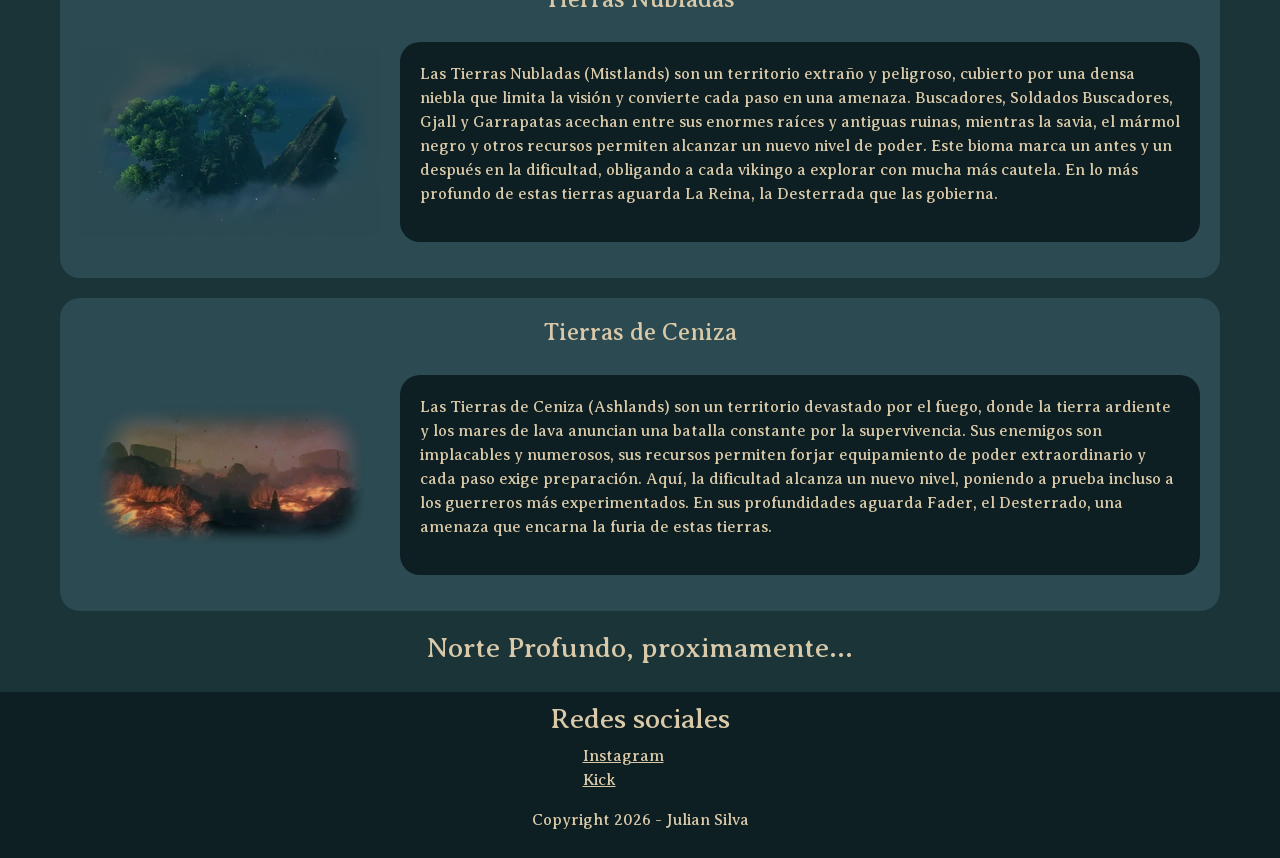
<file: pages/biomas.html>
<!DOCTYPE html>
<html lang="es">
<head>
    <meta charset="UTF-8">
    <meta name="viewport" content="width=device-width, initial-scale=1.0">
    <meta name="description" content="Biomas y caracteristicas en el decimo mundo de Valheim.">
    <meta name="keywords" content="valheim, biomas, recursos, videojuegos, juegos">
    <meta name="robots" content="index, follow">

    <link rel="preconnect" href="https://fonts.googleapis.com">
    <link rel="preconnect" href="https://fonts.gstatic.com" crossorigin>
    <link href="https://fonts.googleapis.com/css2?family=Averia+Serif+Libre:wght@400;700&display=swap" rel="stylesheet">
    <link href="https://cdn.jsdelivr.net/npm/bootstrap@5.3.8/dist/css/bootstrap.min.css" rel="stylesheet" integrity="sha384-sRIl4kxILFvY47J16cr9ZwB07vP4J8+LH7qKQnuqkuIAvNWLzeN8tE5YBujZqJLB" crossorigin="anonymous">
    <link rel="stylesheet" href="https://cdnjs.cloudflare.com/ajax/libs/animate.css/4.1.1/animate.min.css"/>
    <link rel="stylesheet" href="../style/styles.css">
    <title>Biomas</title>
</head>
<body>

    <header class="cabeza">
        <div class="encabezado">
            <h1><img src="../image/valhleales-al-rock.png" class="animate__animated animate__tada" alt="titulo de la pagina valhleales"></h1>

            <nav class="navbar navbar-expand-lg">
                <div class="container-fluid">
                    <a class="navbar-brand color-nav" href="../index.html">Inicio</a>
                    <button class="navbar-toggler" type="button" data-bs-toggle="collapse" data-bs-target="#navbarNavAltMarkup"
                        aria-controls="navbarNavAltMarkup" aria-expanded="false" aria-label="Toggle navigation">
                        <span class="navbar-toggler-icon"></span>
                    </button>
                    <div class="collapse navbar-collapse" id="navbarNavAltMarkup">
                        <div class="navbar-nav">
                            <a class="nav-link color-nav" href="#">Biomas</a>
                            <a class="nav-link color-nav" href="bestiario.html">Bestiario</a>
                            <a class="nav-link color-nav" href="desterrados.html">Desterrados</a>
                            <a class="nav-link color-nav" href="sobre-nosotros.html">Sobre nosotros</a>
                        </div>
                    </div>
                </div>
            </nav>
        </div>
    </header>

    <main>
        <section>
            <div class="intro">
                <h2>Biomas</h2>

                <p>Los biomas son regiones del mundo de Valheim que se pueden distinguir por su estética única, así como por las criaturas y recursos que tienen cada uno de ellos.<br>Ademas todos los biomas, excepto el oceano, son el hogar de los <a href="desterrados.html">desterrados</a>.</p>
            </div>
        </section>

        <section>
            <figure>
                <img src="../image/biomas/biomas.png" alt="biomas del decimo mundo" class="ajustar-img">
            </figure>
        </section>

        <section class="cont">
            <h3>Early game</h3>
            <div class="bloque">
                <h4>Pradera</h4>
                <figure class="fila">
                    <img src="../image/biomas/pradera.webp" alt="pradera, 1er bioma">
                    <div class="cajita">
                        <p>Las Praderas son el primer gran territorio de Valheim: un lugar tranquilo y luminoso, con algunos peligros menores. Jabalíes, Greylings y enanos grises acechan entre sus bosques y colinas, mientras sus recursos permiten dar los primeros pasos hacia una vida vikinga. Madera, piedra, bayas y alimentos básicos abundan en este bioma, convirtiéndolo en un refugio ideal para construir y comenzar la aventura. Bajo su apariencia pacífica, las Praderas transmiten esa sensación de libertad y descubrimiento que define los primeros días en Valheim. Aquí, el Desterrado Eikthyr aguarda como la primera gran prueba del vikingo.</p>
                    </div>
                </figure>
            </div>

            <div class="bloque">
                <h4>Bosque Negro</h4>
                <figure class="fila">
                    <img src="../image/biomas/bosque-negro.webp" alt="bosque negro, 2do bioma">
                    <div class="cajita">
                        <p>El Bosque Negro marca el verdadero comienzo del peligro en Valheim. Sus densos árboles y oscuras cavernas esconden Grisucios, Trolls y Esqueletos, obligando al jugador a estar siempre alerta. Es un territorio rico en cobre, estaño, madera resistente y otros recursos fundamentales para avanzar. Entre la oscuridad del bosque y el constante sonido de sus criaturas, el Bosque Negro transmite una sensación de misterio y tensión, dejando atrás la tranquilidad de las Praderas. En lo profundo del bosque, el Desterrado Elder espera a quienes se atrevan a desafiarlo.</p>
                    </div>
                </figure>
            </div>

            <div class="bloque">
                <h4>Oceano</h4>
                <figure class="fila">
                    <img src="../image/biomas/oceano.webp" alt="oceano, 3er bioma">
                    <div class="cajita">
                        <p>El Océano es una inmensa extensión de agua que conecta los distintos territorios de Valheim y convierte cada viaje en una aventura. Sus aguas esconden Serpientes marinas y Leviatanes, mientras las tormentas y la inmensidad del horizonte ponen a prueba al navegante. Con un buen barco, se transforma en el camino hacia nuevas tierras, recursos y descubrimientos. Más que un bioma para explorar, el Océano transmite una sensación de libertad, soledad y peligro constante.</p>
                    </div>
                </figure>
            </div>

            <h3>Mid game</h3>
            <div class="bloque">
                <h4>Pantano</h4>
                <figure class="fila">
                    <img src="../image/biomas/pantano.webp" alt="pantano, 4to bioma">
                    <div class="cajita">
                        <p>El Pantano es un territorio oscuro y hostil, donde el agua y los árboles retorcidos crean una atmósfera inquietante. Entre sus ruinas y criptas acechan Draugr, Sanguijuelas, Babosas y Abominaciones, convirtiendo cada paso en un posible peligro. Sus tierras esconden hierro, corteza antigua y otros recursos esenciales para fortalecer a un vikingo. Un bioma que transmite tensión constante, donde avanzar con cuidado puede marcar la diferencia entre sobrevivir o terminar bajo el lodo. En el corazón de estas tierras corrompidas se encuentra el Desterrado Bonemass, una de las pruebas más brutales para un vikingo.</p>
                    </div>
                </figure>
            </div>

            <div class="bloque">
                <h4>Montaña</h4>
                <figure class="fila">
                    <img src="../image/biomas/montaña.webp" alt="montaña, 5to bioma">
                    <div class="cajita">
                        <p>Las Montañas son un territorio helado y despiadado, donde las bajas temperaturas y las fuertes pendientes convierten cada ascenso en un desafío. Lobos, Drakes y enormes Golems de piedra protegen sus cumbres, mientras las cavernas esconden valiosos recursos como plata y obsidiana. El frío obliga a prepararse antes de aventurarse, haciendo que cada expedición se sienta peligrosa y exigente. Entre la nieve y los imponentes paisajes, las Montañas transmiten una sensación de aislamiento, grandeza y supervivencia. En las alturas reina la Desterrada Moder, una amenaza que domina los cielos de estas tierras.</p>
                    </div>
                </figure>
            </div>

            <div class="bloque">
                <h4>Llanura</h4>
                <figure class="fila">
                    <img src="../image/biomas/llanura.webp" alt="llanura, 6to bioma">
                    <div class="cajita">
                        <p>Las Llanuras son un territorio abierto y peligroso, donde la aparente tranquilidad esconde criaturas capaces de acabar con un vikingo en segundos. Fulings, Muersquitos y Lueys recorren sus extensos campos, mientras el lino, la cebada y otros recursos permiten alcanzar nuevas cotas de poder. Su paisaje abierto deja al jugador expuesto y obliga a mantenerse siempre atento. En el corazón de estas tierras aguarda Yagluth, el Desterrado que domina las Llanuras.</p>
                    </div>
                </figure>
            </div>

            <h3>Late game</h3>
            <div class="bloque">
                <h4>Tierras Nubladas</h4>
                <figure class="fila">
                    <img src="../image/biomas/tierras-nubladas.webp" alt="tierras nubladas, 7mo bioma">
                    <div class="cajita">
                        <p>Las Tierras Nubladas (Mistlands) son un territorio extraño y peligroso, cubierto por una densa niebla que limita la visión y convierte cada paso en una amenaza. Buscadores, Soldados Buscadores, Gjall y Garrapatas acechan entre sus enormes raíces y antiguas ruinas, mientras la savia, el mármol negro y otros recursos permiten alcanzar un nuevo nivel de poder. Este bioma marca un antes y un después en la dificultad, obligando a cada vikingo a explorar con mucha más cautela. En lo más profundo de estas tierras aguarda La Reina, la Desterrada que las gobierna.</p>
                    </div>
                </figure>
            </div>

            <div class="bloque">
                <h4>Tierras de Ceniza</h4>
                <figure class="fila">
                    <img src="../image/biomas/tierras-de-ceniza.webp" alt="tierras de ceniza, 8avo bioma">
                    <div class="cajita">
                        <p>
                            Las Tierras de Ceniza (Ashlands) son un territorio devastado por el fuego, donde la tierra ardiente y los mares de lava anuncian una batalla constante por la supervivencia. Sus enemigos son implacables y numerosos, sus recursos permiten forjar equipamiento de poder extraordinario y cada paso exige preparación. Aquí, la dificultad alcanza un nuevo nivel, poniendo a prueba incluso a los guerreros más experimentados. En sus profundidades aguarda Fader, el Desterrado, una amenaza que encarna la furia de estas tierras.
                        </p>
                    </div>
                </figure>
            </div>

            <h3>Norte Profundo, proximamente...</h3>
        </section>
    </main>

    <footer>
        <div class="pie">
            <div>
                <h3>Redes sociales</h3>
                <ul class="lista">
                    <li>
                        <a href="https://www.instagram.com/eltorovikingo" target="_blank">Instagram</a>
                    </li>
                    <li>
                        <a href="https://kick.com/eltorovikingo" target="_blank">Kick</a>
                    </li>
                </ul>
            </div>

            <div>
                <p>Copyright 2026 - Julian Silva</p>
            </div>
        </div>
    </footer>

    <script src="https://cdn.jsdelivr.net/npm/bootstrap@5.3.8/dist/js/bootstrap.bundle.min.js" integrity="sha384-FKyoEForCGlyvwx9Hj09JcYn3nv7wiPVlz7YYwJrWVcXK/BmnVDxM+D2scQbITxI" crossorigin="anonymous"></script>

</body>
</html>
</file>
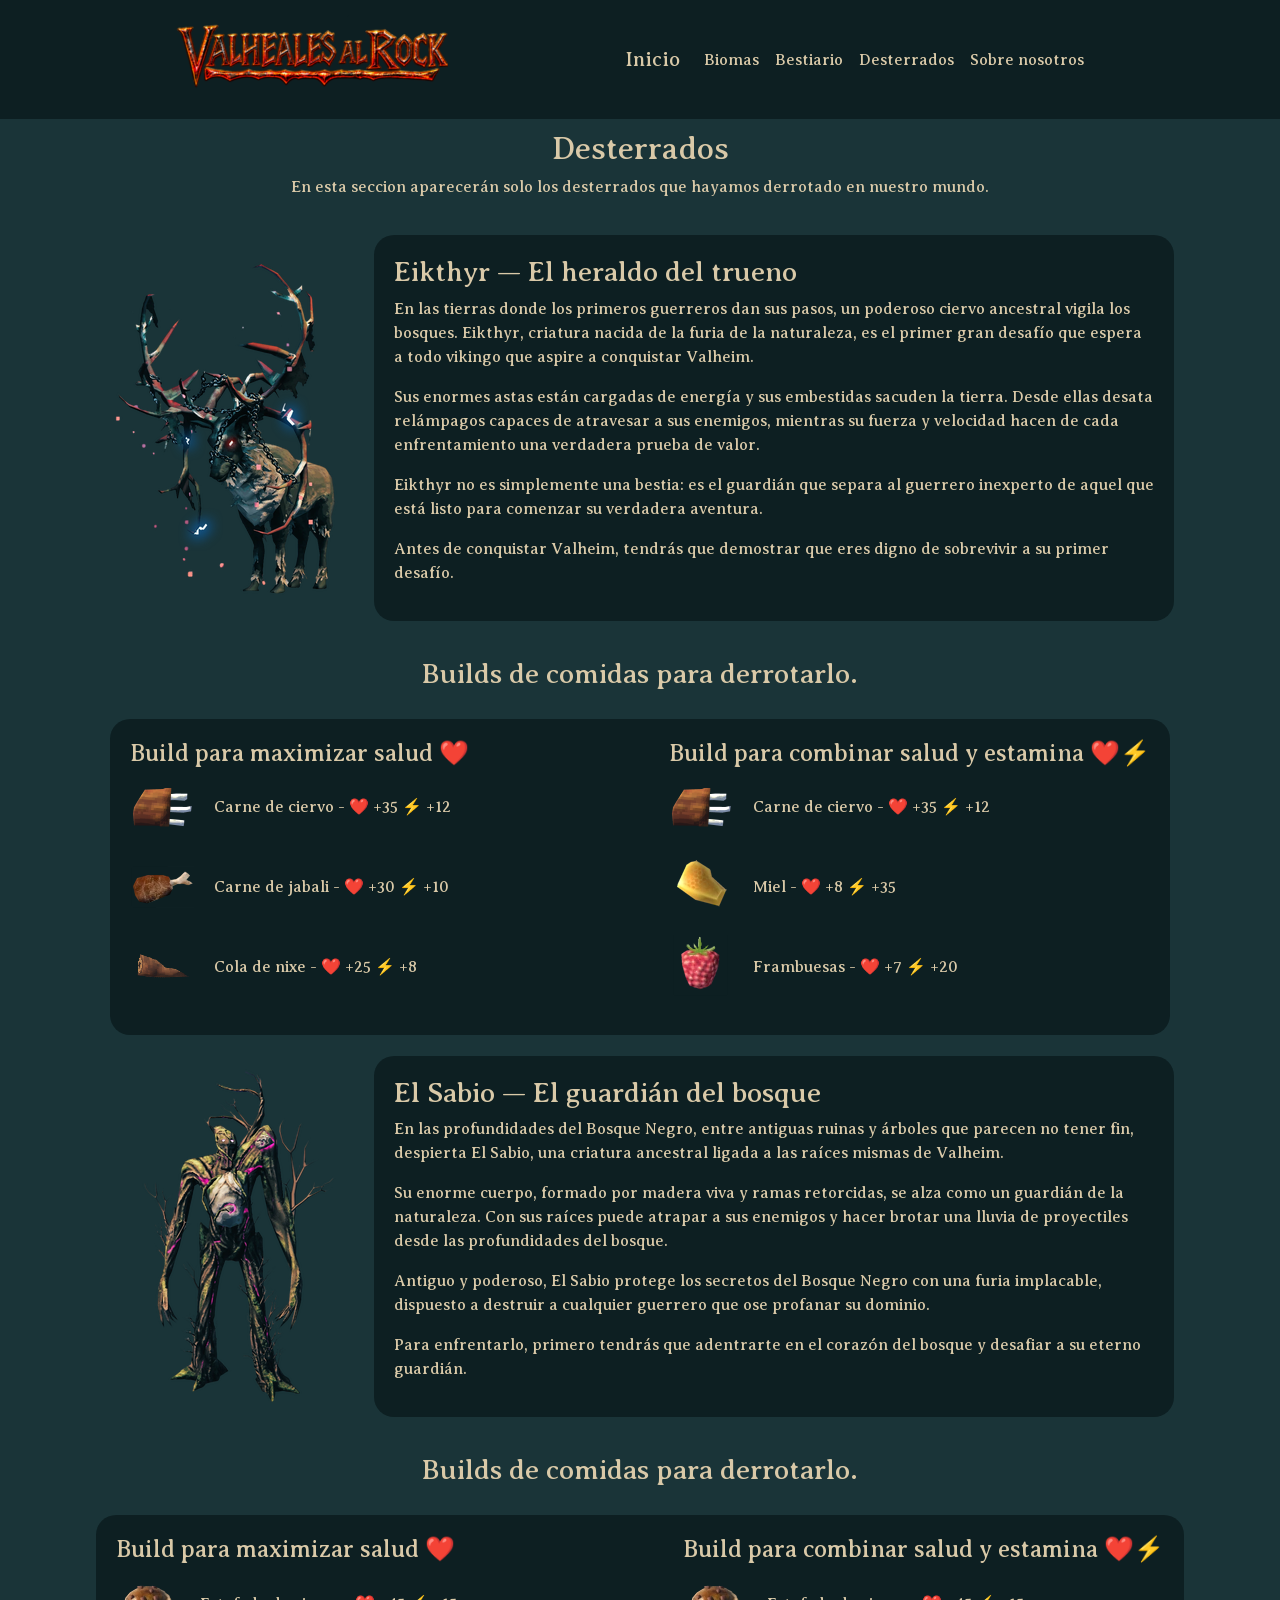
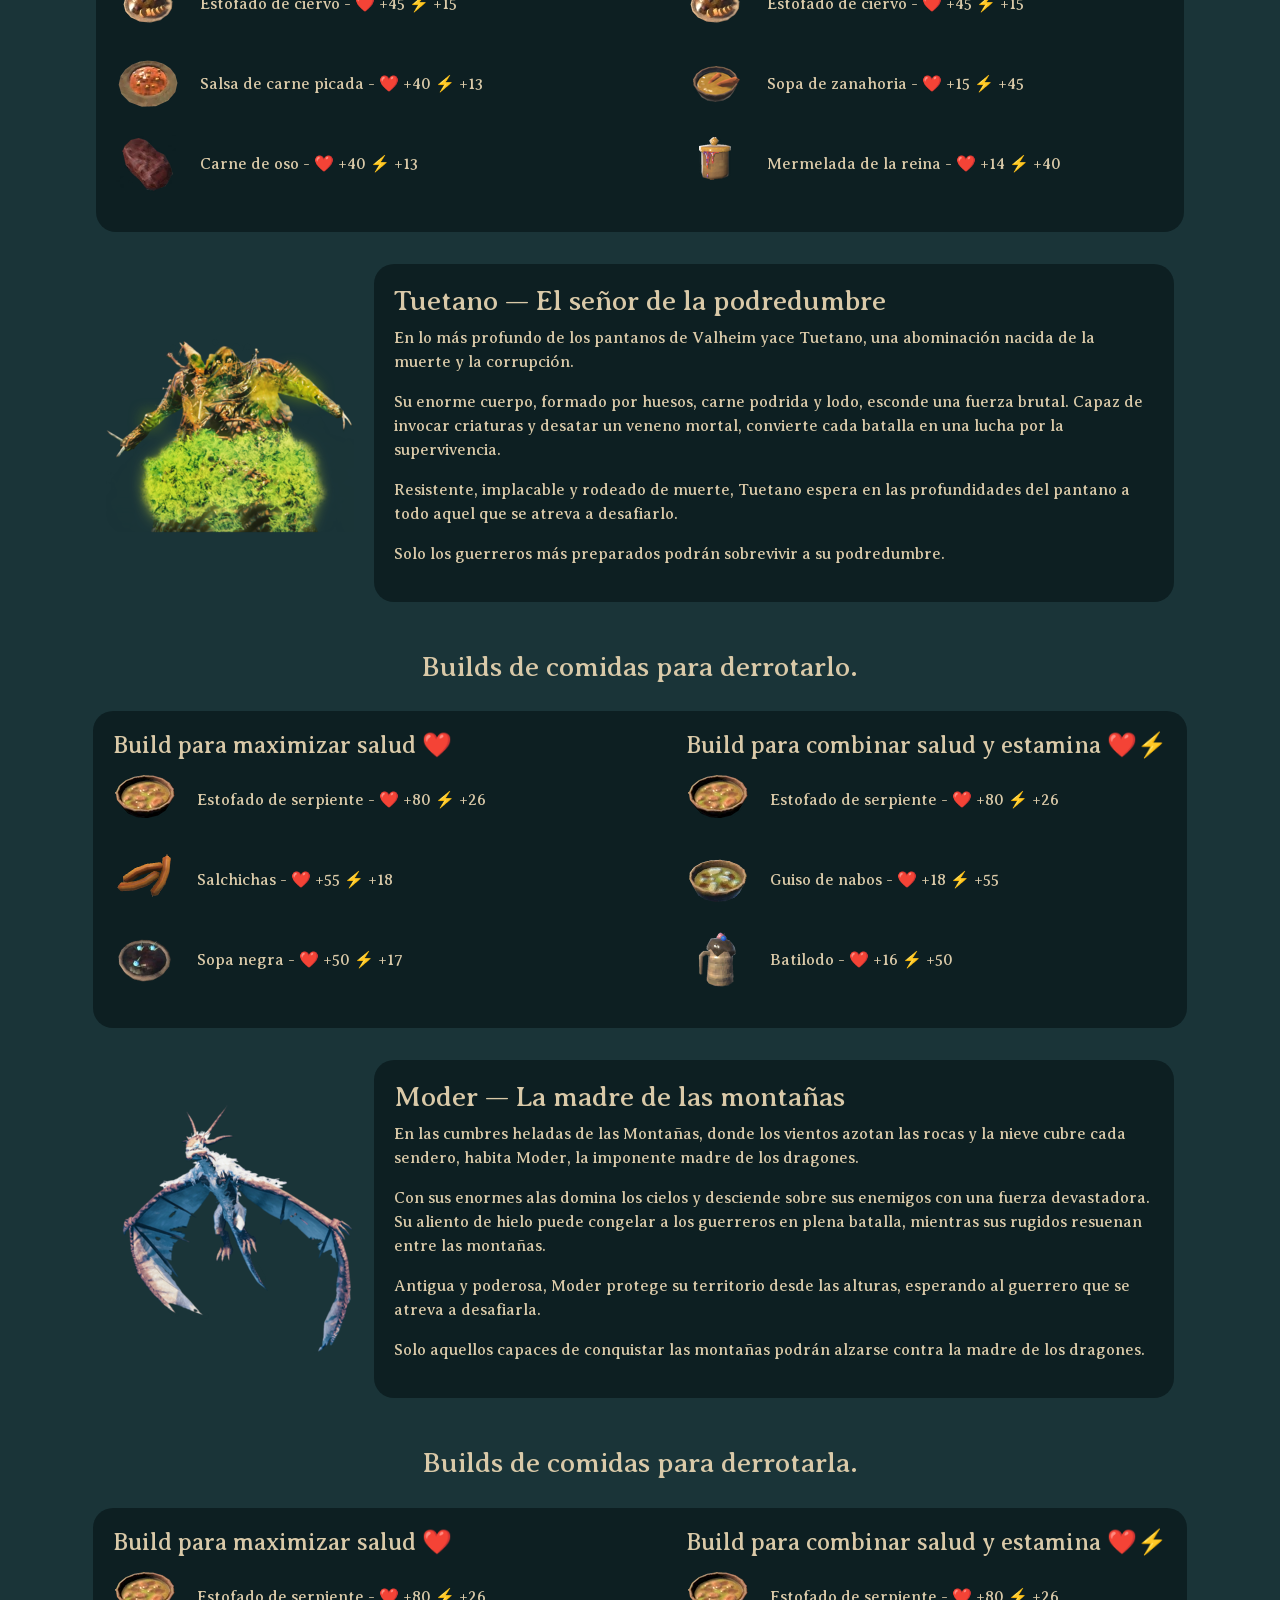
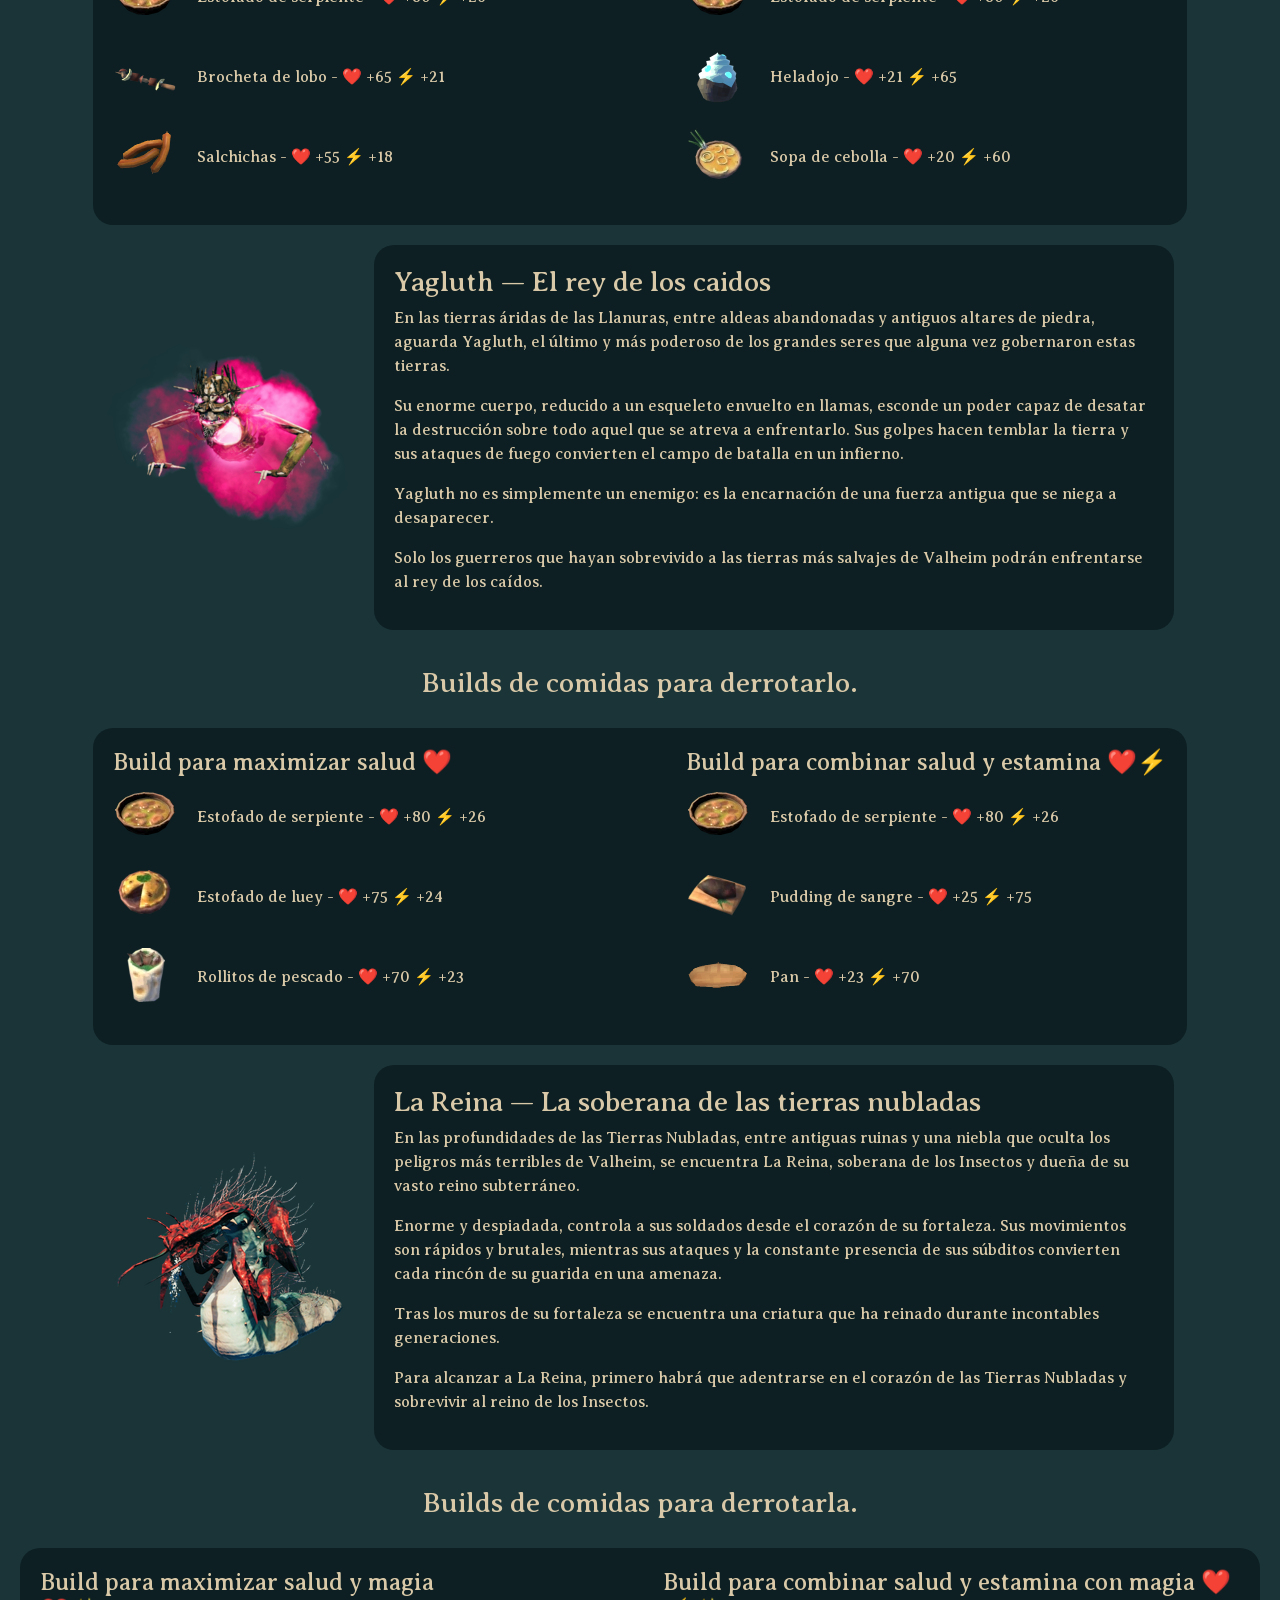
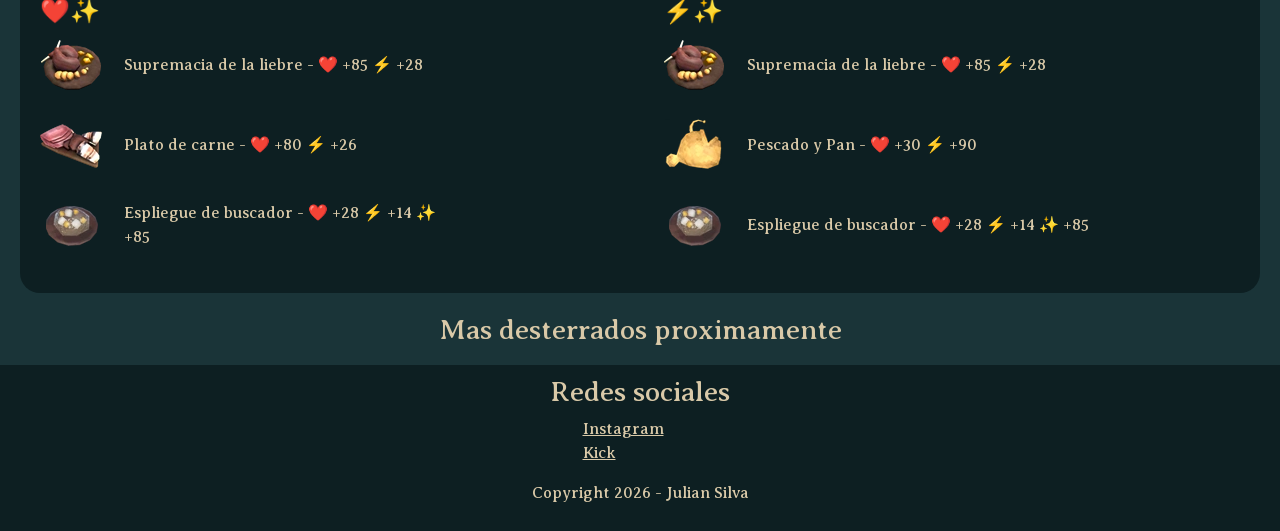
<file: pages/Desterrados.html>
<!DOCTYPE html>
<html lang="es">
<head>
    <meta charset="UTF-8">
    <meta name="viewport" content="width=device-width, initial-scale=1.0">
    <meta name="description" content="Desterrados de Valheim">
    <meta name="keywords" content="valheim, desterrados, jefes, bosses">
    <meta name="robots" content="index, follow">

    <link rel="preconnect" href="https://fonts.googleapis.com">
    <link rel="preconnect" href="https://fonts.gstatic.com" crossorigin>
    <link href="https://fonts.googleapis.com/css2?family=Averia+Serif+Libre:wght@400;700&display=swap" rel="stylesheet">
    <link href="https://cdn.jsdelivr.net/npm/bootstrap@5.3.8/dist/css/bootstrap.min.css" rel="stylesheet" integrity="sha384-sRIl4kxILFvY47J16cr9ZwB07vP4J8+LH7qKQnuqkuIAvNWLzeN8tE5YBujZqJLB" crossorigin="anonymous">
    <link rel="stylesheet" href="https://cdnjs.cloudflare.com/ajax/libs/animate.css/4.1.1/animate.min.css"/>
    <link rel="stylesheet" href="../style/styles.css">
    <title>Desterrados</title>
</head>
<body>
    
    <header class="cabeza">
        <div class="encabezado">
            <h1><img src="../image/valhleales-al-rock.png" class="animate__animated animate__tada" alt="titulo de la pagina valhleales"></h1>

            <nav class="navbar navbar-expand-lg">
                <div class="container-fluid">
                    <a class="navbar-brand color-nav" href="../index.html">Inicio</a>
                    <button class="navbar-toggler" type="button" data-bs-toggle="collapse" data-bs-target="#navbarNavAltMarkup"
                        aria-controls="navbarNavAltMarkup" aria-expanded="false" aria-label="Toggle navigation">
                        <span class="navbar-toggler-icon"></span>
                    </button>
                    <div class="collapse navbar-collapse" id="navbarNavAltMarkup">
                        <div class="navbar-nav">
                            <a class="nav-link color-nav" href="biomas.html">Biomas</a>
                            <a class="nav-link color-nav" href="bestiario.html">Bestiario</a>
                            <a class="nav-link color-nav" href="#">Desterrados</a>
                            <a class="nav-link color-nav" href="sobre-nosotros.html">Sobre nosotros</a>
                        </div>
                    </div>
                </div>
            </nav>
        </div>
    </header>

    <main>
        <section>
            <div class="intro">
                <h2>Desterrados</h2>

                <p>En esta seccion aparecerán solo los desterrados que hayamos derrotado en nuestro mundo.</p>
            </div>
        </section>

        <section class="cont">
            <figure class="fila">
                <img src="../image/desterrados/Eikthyr.png" alt="eikthyr, 1er jefe del decimo mundo">
                <div class="cajita">
                    <h3>Eikthyr — El heraldo del trueno</h3>
                    <p>En las tierras donde los primeros guerreros dan sus pasos, un poderoso ciervo ancestral vigila los bosques. Eikthyr, criatura nacida de la furia de la naturaleza, es el primer gran desafío que espera a todo vikingo que aspire a conquistar Valheim.</p>
                    <p>Sus enormes astas están cargadas de energía y sus embestidas sacuden la tierra. Desde ellas desata relámpagos capaces de atravesar a sus enemigos, mientras su fuerza y velocidad hacen de cada enfrentamiento una verdadera prueba de valor.</p>
                    <p>Eikthyr no es simplemente una bestia: es el guardián que separa al guerrero inexperto de aquel que está listo para comenzar su verdadera aventura.</p>
                    <p>Antes de conquistar Valheim, tendrás que demostrar que eres digno de sobrevivir a su primer desafío.</p>
                </div>
            </figure>

            <h3>Builds de comidas para derrotarlo.</h3>
            <div class="comidas">
                <div>
                    <h4>Build para maximizar salud ❤️</h4>

                    <figure class="foto">
                        <img src="../image/comida/carne-de-ciervo-cocinada.webp" alt="carne de ciervo para salud">
                        <figcaption>Carne de ciervo - ❤️ +35 ⚡ +12</figcaption>
                    </figure>

                    <figure class="foto">
                        <img src="../image/comida/carne-de-jabali-cocinada.webp" alt="carne de jabali para salud">
                        <figcaption>Carne de jabali - ❤️ +30 ⚡ +10</figcaption>
                    </figure>
                    
                    <figure class="foto">
                        <img src="../image/comida/cola-de-nixe-cocinada.webp" alt="cola de nixe para salud">
                        <figcaption>Cola de nixe - ❤️ +25 ⚡ +8</figcaption>
                    </figure>
                </div>

                <div>
                    <h4>Build para combinar salud y estamina ❤️⚡</h4>

                    <figure class="foto">
                        <img src="../image/comida/carne-de-ciervo-cocinada.webp" alt="carne de ciervo para salud">
                        <figcaption>Carne de ciervo - ❤️ +35 ⚡ +12</figcaption>
                    </figure>
                    
                    <figure class="foto">
                        <img src="../image/comida/miel.webp" alt="miel para estamina">
                        <figcaption>Miel - ❤️ +8 ⚡ +35</figcaption>
                    </figure>

                    <figure class="foto">
                        <img src="../image/comida/frambuesas.webp" alt="frambuesas para estamina">
                        <figcaption>Frambuesas - ❤️ +7 ⚡ +20</figcaption>
                    </figure>
                </div>
            </div>
        </section>

        <section class="cont">
            <figure class="fila">
                <img src="../image/desterrados/el-sabio.png" alt="el sabio, 2do jefe del decimo mundo">
                <div class="cajita">
                    <h3>El Sabio — El guardián del bosque</h3>
                    <p>En las profundidades del Bosque Negro, entre antiguas ruinas y árboles que parecen no tener fin, despierta El Sabio, una criatura ancestral ligada a las raíces mismas de Valheim.</p>
                    <p>Su enorme cuerpo, formado por madera viva y ramas retorcidas, se alza como un guardián de la naturaleza. Con sus raíces puede atrapar a sus enemigos y hacer brotar una lluvia de proyectiles desde las profundidades del bosque.</p>
                    <p>Antiguo y poderoso, El Sabio protege los secretos del Bosque Negro con una furia implacable, dispuesto a destruir a cualquier guerrero que ose profanar su dominio.</p>
                    <p>Para enfrentarlo, primero tendrás que adentrarte en el corazón del bosque y desafiar a su eterno guardián.</p>
                </div>
            </figure>

            <h3>Builds de comidas para derrotarlo.</h3>
            <div class="comidas">
                <div>
                    <h4>Build para maximizar salud ❤️</h4>
    
                    <figure class="foto">
                        <img src="../image/comida/estofado-de-ciervo.webp" alt="estofado de ciervo para salud">
                        <figcaption>Estofado de ciervo - ❤️ +45 ⚡ +15</figcaption>
                    </figure>
                    
                    <figure class="foto">
                        <img src="../image/comida/salsa-de-carne-picada.webp" alt="salsa de carne picada para salud">
                        <figcaption>Salsa de carne picada - ❤️ +40 ⚡ +13</figcaption>
                    </figure>
                    
                    <figure class="foto">
                        <img src="../image/comida/carne-de-oso-cocinada.webp" alt="carne de oso cocinada para salud">
                        <figcaption>Carne de oso - ❤️ +40 ⚡ +13</figcaption>
                    </figure>
                </div>

                <div>
                    <h4>Build para combinar salud y estamina ❤️⚡</h4>

                    <figure class="foto">
                        <img src="../image/comida/estofado-de-ciervo.webp" alt="estofado de ciervo para salud">
                        <figcaption>Estofado de ciervo - ❤️ +45 ⚡ +15</figcaption>
                    </figure>

                    <figure class="foto">
                        <img src="../image/comida/sopa-de-zanahoria.webp" alt="sopa de zanahoria para estamina">
                        <figcaption>Sopa de zanahoria - ❤️ +15 ⚡ +45</figcaption>
                    </figure>

                    <figure class="foto">
                        <img src="../image/comida/mermelada-de-la-reina.webp" alt="mermelada de la reina para estamina">
                        <figcaption>Mermelada de la reina - ❤️ +14 ⚡ +40</figcaption>
                    </figure>
                </div>
            </div>
        </section>

        <section class="cont">
            <figure class="fila">
                <img src="../image/desterrados/Tuetano.png" alt="tuetano, 3er jefe del decimo mundo">
                <div class="cajita">
                    <h3>Tuetano — El señor de la podredumbre</h3>
                    <p>En lo más profundo de los pantanos de Valheim yace Tuetano, una abominación nacida de la muerte y la corrupción.</p>
                    <p>Su enorme cuerpo, formado por huesos, carne podrida y lodo, esconde una fuerza brutal. Capaz de invocar criaturas y desatar un veneno mortal, convierte cada batalla en una lucha por la supervivencia.</p>
                    <p>Resistente, implacable y rodeado de muerte, Tuetano espera en las profundidades del pantano a todo aquel que se atreva a desafiarlo.</p>
                    <p>Solo los guerreros más preparados podrán sobrevivir a su podredumbre.</p>
                </div>
            </figure>

            <h3>Builds de comidas para derrotarlo.</h3>
            <div class="comidas">
                <div>
                    <h4>Build para maximizar salud ❤️</h4>

                    <figure class="foto">
                        <img src="../image/comida/estofado-de-serpiente.webp" alt="comida de serpiente para salud">
                        <figcaption>Estofado de serpiente - ❤️ +80 ⚡ +26</figcaption>
                    </figure>

                    <figure class="foto">
                        <img src="../image/comida/salchichas.webp" alt="salchichas para salud">
                        <figcaption>Salchichas - ❤️ +55 ⚡ +18</figcaption>
                    </figure>

                    <figure class="foto">
                        <img src="../image/comida/sopa-negra.webp" alt="sopa negra para salud">
                        <figcaption>Sopa negra - ❤️ +50 ⚡ +17</figcaption>
                    </figure>
                </div>

                <div>
                    <h4>Build para combinar salud y estamina ❤️⚡</h4>

                    <figure class="foto">
                        <img src="../image/comida/estofado-de-serpiente.webp" alt="comida de serpiente para salud">
                        <figcaption>Estofado de serpiente - ❤️ +80 ⚡ +26</figcaption>
                    </figure>

                    <figure class="foto">
                        <img src="../image/comida/guiso-de-nabos.webp" alt="guiso de nabos para estamina">
                        <figcaption>Guiso de nabos - ❤️ +18 ⚡ +55</figcaption>
                    </figure>

                    <figure class="foto">
                        <img src="../image/comida/batilodo.webp" alt="batilodo para estamina">
                        <figcaption>Batilodo - ❤️ +16 ⚡ +50</figcaption>
                    </figure>
                </div>
            </div>
        </section>

        <section class="cont">
            <figure class="fila">
                <img src="../image//desterrados/Moder.png" alt="moder, 4to jefe del decimo mundo">
                <div class="cajita">
                    <h3>Moder — La madre de las montañas</h3>
                    <p>En las cumbres heladas de las Montañas, donde los vientos azotan las rocas y la nieve cubre cada sendero, habita Moder, la imponente madre de los dragones.</p>
                    <p>Con sus enormes alas domina los cielos y desciende sobre sus enemigos con una fuerza devastadora. Su aliento de hielo puede congelar a los guerreros en plena batalla, mientras sus rugidos resuenan entre las montañas.</p>
                    <p>Antigua y poderosa, Moder protege su territorio desde las alturas, esperando al guerrero que se atreva a desafiarla.</p>
                    <p>Solo aquellos capaces de conquistar las montañas podrán alzarse contra la madre de los dragones.</p>
                </div>
            </figure>

            <h3>Builds de comidas para derrotarla.</h3>
            <div class="comidas">
                <div>
                    <h4>Build para maximizar salud ❤️</h4>

                    <figure class="foto">
                        <img src="../image/comida/estofado-de-serpiente.webp" alt="comida de serpiente para salud">
                        <figcaption>Estofado de serpiente - ❤️ +80 ⚡ +26</figcaption>
                    </figure>

                    <figure class="foto">
                        <img src="../image/comida/Brocheta-de-lobo.webp" alt="carne de lobo para salud">
                        <figcaption>Brocheta de lobo - ❤️ +65 ⚡ +21</figcaption>
                    </figure>

                    <figure class="foto">
                        <img src="../image/comida/salchichas.webp" alt="salchichas para salud">
                        <figcaption>Salchichas - ❤️ +55 ⚡ +18</figcaption>
                    </figure>
                </div>

                <div>
                    <h4>Build para combinar salud y estamina ❤️⚡</h4>

                    <figure class="foto">
                        <img src="../image/comida/estofado-de-serpiente.webp" alt="comida de serpiente para salud">
                        <figcaption>Estofado de serpiente - ❤️ +80 ⚡ +26</figcaption>
                    </figure>

                    <figure class="foto">
                        <img src="../image/comida/heladojo.webp" alt="comida heladojo para estamina">
                        <figcaption>Heladojo - ❤️ +21 ⚡ +65</figcaption>
                    </figure>

                    <figure class="foto">
                        <img src="../image/comida/sopa-de-cebolla.webp" alt="sopa de cebolla para estamina">
                        <figcaption>Sopa de cebolla - ❤️ +20 ⚡ +60</figcaption>
                    </figure>
                </div>
            </div>
        </section>

        <section class="cont">
            <figure class="fila">
                <img src="../image/desterrados/Yagluth.png" alt="yagluth, 5to jefe del decimo mundo">
                <div class="cajita">
                    <h3>Yagluth — El rey de los caidos</h3>
                    <p>En las tierras áridas de las Llanuras, entre aldeas abandonadas y antiguos altares de piedra, aguarda Yagluth, el último y más poderoso de los grandes seres que alguna vez gobernaron estas tierras.</p>
                    <p>Su enorme cuerpo, reducido a un esqueleto envuelto en llamas, esconde un poder capaz de desatar la destrucción sobre todo aquel que se atreva a enfrentarlo. Sus golpes hacen temblar la tierra y sus ataques de fuego convierten el campo de batalla en un infierno.</p>
                    <p>Yagluth no es simplemente un enemigo: es la encarnación de una fuerza antigua que se niega a desaparecer.</p>
                    <p>Solo los guerreros que hayan sobrevivido a las tierras más salvajes de Valheim podrán enfrentarse al rey de los caídos.</p>
                </div>
            </figure>

            <h3>Builds de comidas para derrotarlo.</h3>
            <div class="comidas">
                <div>
                    <h4>Build para maximizar salud ❤️</h4>

                    <figure class="foto">
                        <img src="../image/comida/estofado-de-serpiente.webp" alt="comida de serpiente para salud">
                        <figcaption>Estofado de serpiente - ❤️ +80 ⚡ +26</figcaption>
                    </figure>

                    <figure class="foto">
                        <img src="../image/comida/estofado-de-luey.webp" alt="estofado de luey para salud">
                        <figcaption>Estofado de luey - ❤️ +75 ⚡ +24</figcaption>
                    </figure>

                    <figure class="foto">
                        <img src="../image/comida/rollitos-de-pescado.webp" alt="rollitos de pescado para salud">
                        <figcaption>Rollitos de pescado - ❤️ +70 ⚡ +23</figcaption>
                    </figure>
                </div>

                <div>
                    <h4>Build para combinar salud y estamina ❤️⚡</h4>

                    <figure class="foto">
                        <img src="../image/comida/estofado-de-serpiente.webp" alt="comida de serpiente para salud">
                        <figcaption>Estofado de serpiente - ❤️ +80 ⚡ +26</figcaption>
                    </figure>

                    <figure class="foto">
                        <img src="../image/comida/pudding-de-sangre.webp" alt="pudding de sangre para estamina">
                        <figcaption>Pudding de sangre - ❤️ +25 ⚡ +75</figcaption>
                    </figure>

                    <figure class="foto">
                        <img src="../image/comida/pan.webp" alt="pan para estamina">
                        <figcaption>Pan - ❤️ +23 ⚡ +70</figcaption>
                    </figure>
                </div>
            </div>
        </section>

        <section class="cont">
            <figure class="fila">
                <img src="../image/desterrados/Reina.png" alt="la reina, 6to jefe del decimo mundo">
                <div class="cajita">
                    <h3>La Reina — La soberana de las tierras nubladas</h3>
                    <p>En las profundidades de las Tierras Nubladas, entre antiguas ruinas y una niebla que oculta los peligros más terribles de Valheim, se encuentra La Reina, soberana de los Insectos y dueña de su vasto reino subterráneo.</p>
                    <p>Enorme y despiadada, controla a sus soldados desde el corazón de su fortaleza. Sus movimientos son rápidos y brutales, mientras sus ataques y la constante presencia de sus súbditos convierten cada rincón de su guarida en una amenaza.</p>
                    <p>Tras los muros de su fortaleza se encuentra una criatura que ha reinado durante incontables generaciones.</p>
                    <p>Para alcanzar a La Reina, primero habrá que adentrarse en el corazón de las Tierras Nubladas y sobrevivir al reino de los Insectos.</p>
                </div>
            </figure>

            <h3>Builds de comidas para derrotarla.</h3>
            <div class="comidas">
                <div>
                    <h4>Build para maximizar salud y magia ❤️✨</h4>

                    <figure class="foto">
                        <img src="../image/comida/Supremacia-de-la-liebre.webp" alt="comida de liebre para salud">
                        <figcaption>Supremacia de la liebre - ❤️ +85 ⚡ +28</figcaption>
                    </figure>

                    <figure class="foto">
                        <img src="../image/comida/plato-de-carne.webp" alt="plato de carne para salud">
                        <figcaption>Plato de carne - ❤️ +80 ⚡ +26</figcaption>
                    </figure>

                    <figure class="foto">
                        <img src="../image/comida/espliegue-de-buscador.webp" alt="comida de buscador para eitr">
                        <figcaption>Espliegue de buscador - ❤️ +28 ⚡ +14 ✨ +85</figcaption>
                    </figure>
                </div>

                <div>
                    <h4>Build para combinar salud y estamina con magia ❤️⚡✨</h4>

                    <figure class="foto">
                        <img src="../image/comida/Supremacia-de-la-liebre.webp" alt="comida de liebre para salud">
                        <figcaption>Supremacia de la liebre - ❤️ +85 ⚡ +28</figcaption>
                    </figure>

                    <figure class="foto">
                        <img src="../image/comida/pescado-y-pan.webp" alt="pescado y pan para estamina">
                        <figcaption>Pescado y Pan - ❤️ +30 ⚡ +90</figcaption>
                    </figure>

                    <figure class="foto">
                        <img src="../image/comida/espliegue-de-buscador.webp" alt="comida de buscador para eitr">
                        <figcaption>Espliegue de buscador - ❤️ +28 ⚡ +14 ✨ +85</figcaption>
                    </figure>
                </div>
            </div>
        </section>
        
        <div class="intro">
            <h3>Mas desterrados proximamente</h3>
        </div>
    </main>

    <footer>
        <div class="pie">
            <div>
                <h3>Redes sociales</h3>
                <ul class="lista">
                    <li>
                        <a href="https://www.instagram.com/eltorovikingo" target="_blank">Instagram</a>
                    </li>
                    <li>
                        <a href="https://kick.com/eltorovikingo" target="_blank">Kick</a>
                    </li>
                </ul>
            </div>

            <div>
                <p>Copyright 2026 - Julian Silva</p>
            </div>
        </div>
    </footer>

    <script src="https://cdn.jsdelivr.net/npm/bootstrap@5.3.8/dist/js/bootstrap.bundle.min.js" integrity="sha384-FKyoEForCGlyvwx9Hj09JcYn3nv7wiPVlz7YYwJrWVcXK/BmnVDxM+D2scQbITxI" crossorigin="anonymous"></script>

</body>
</html>
</file>
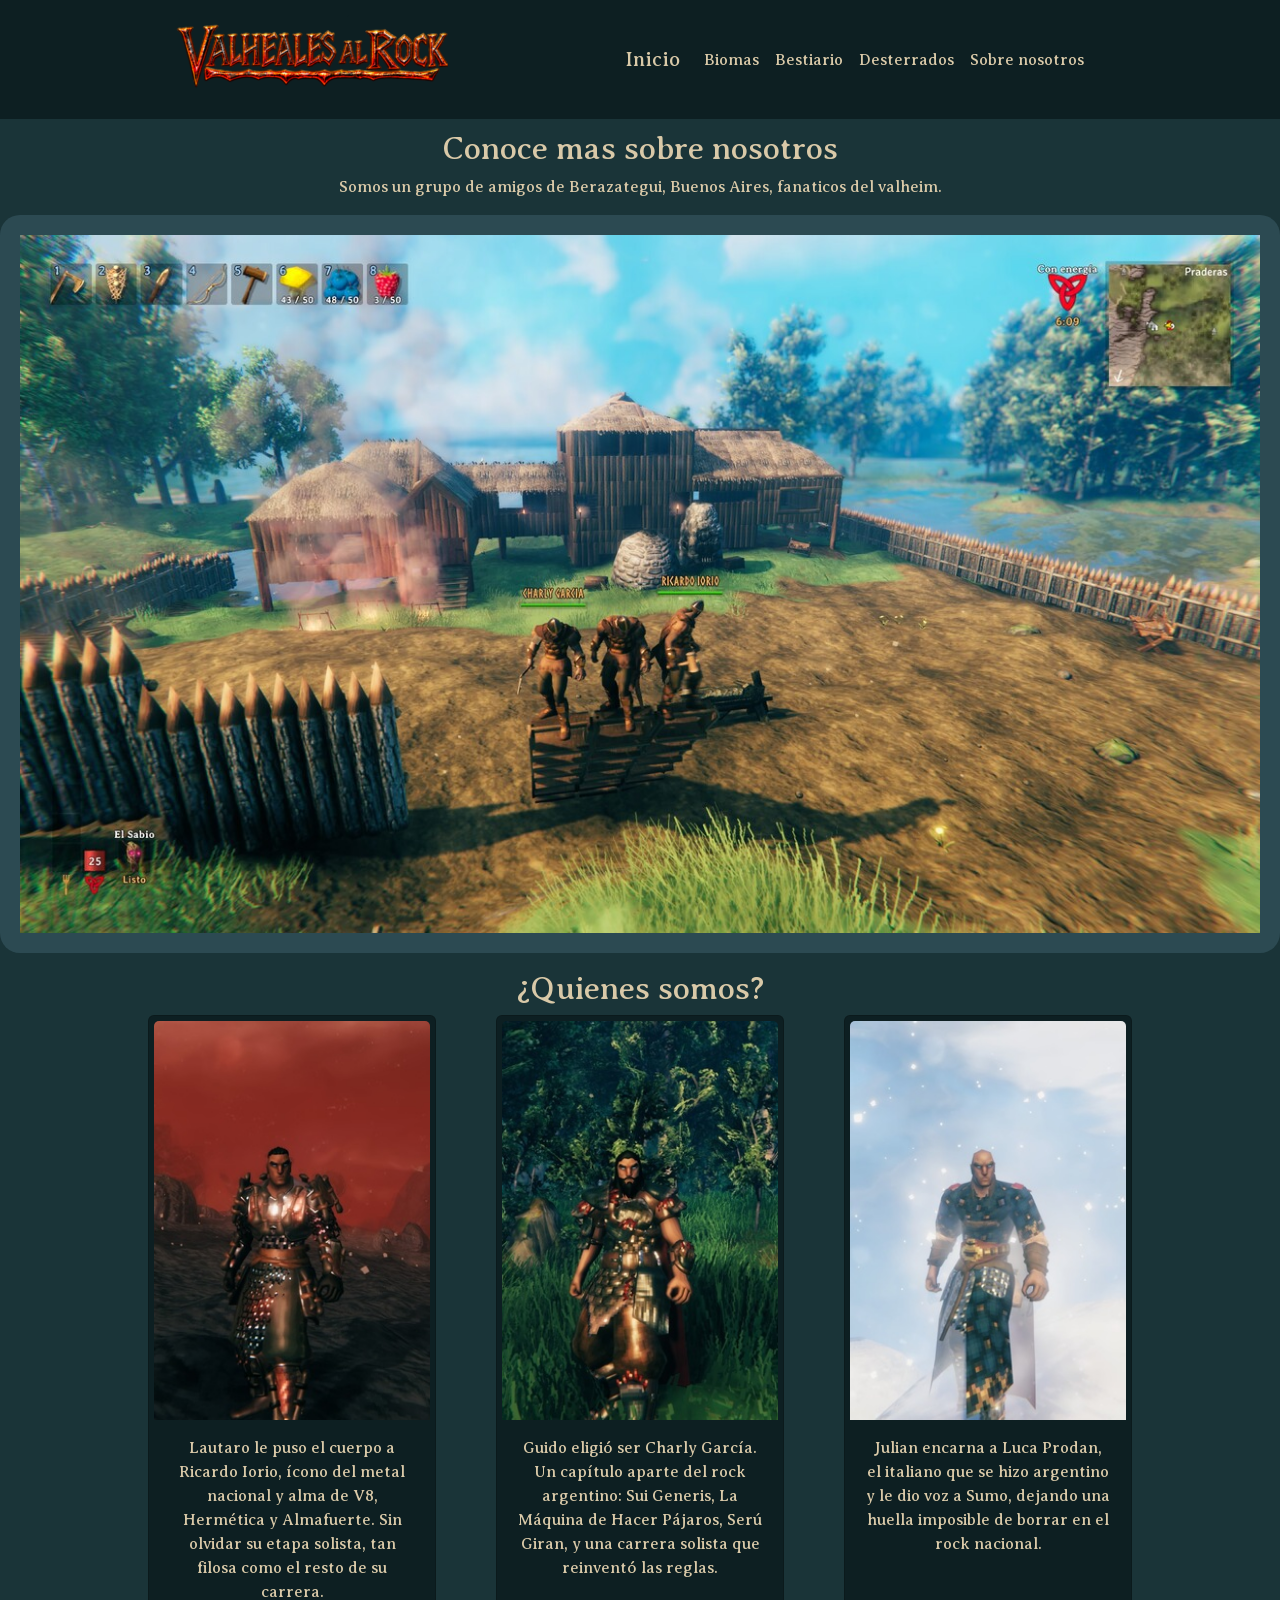
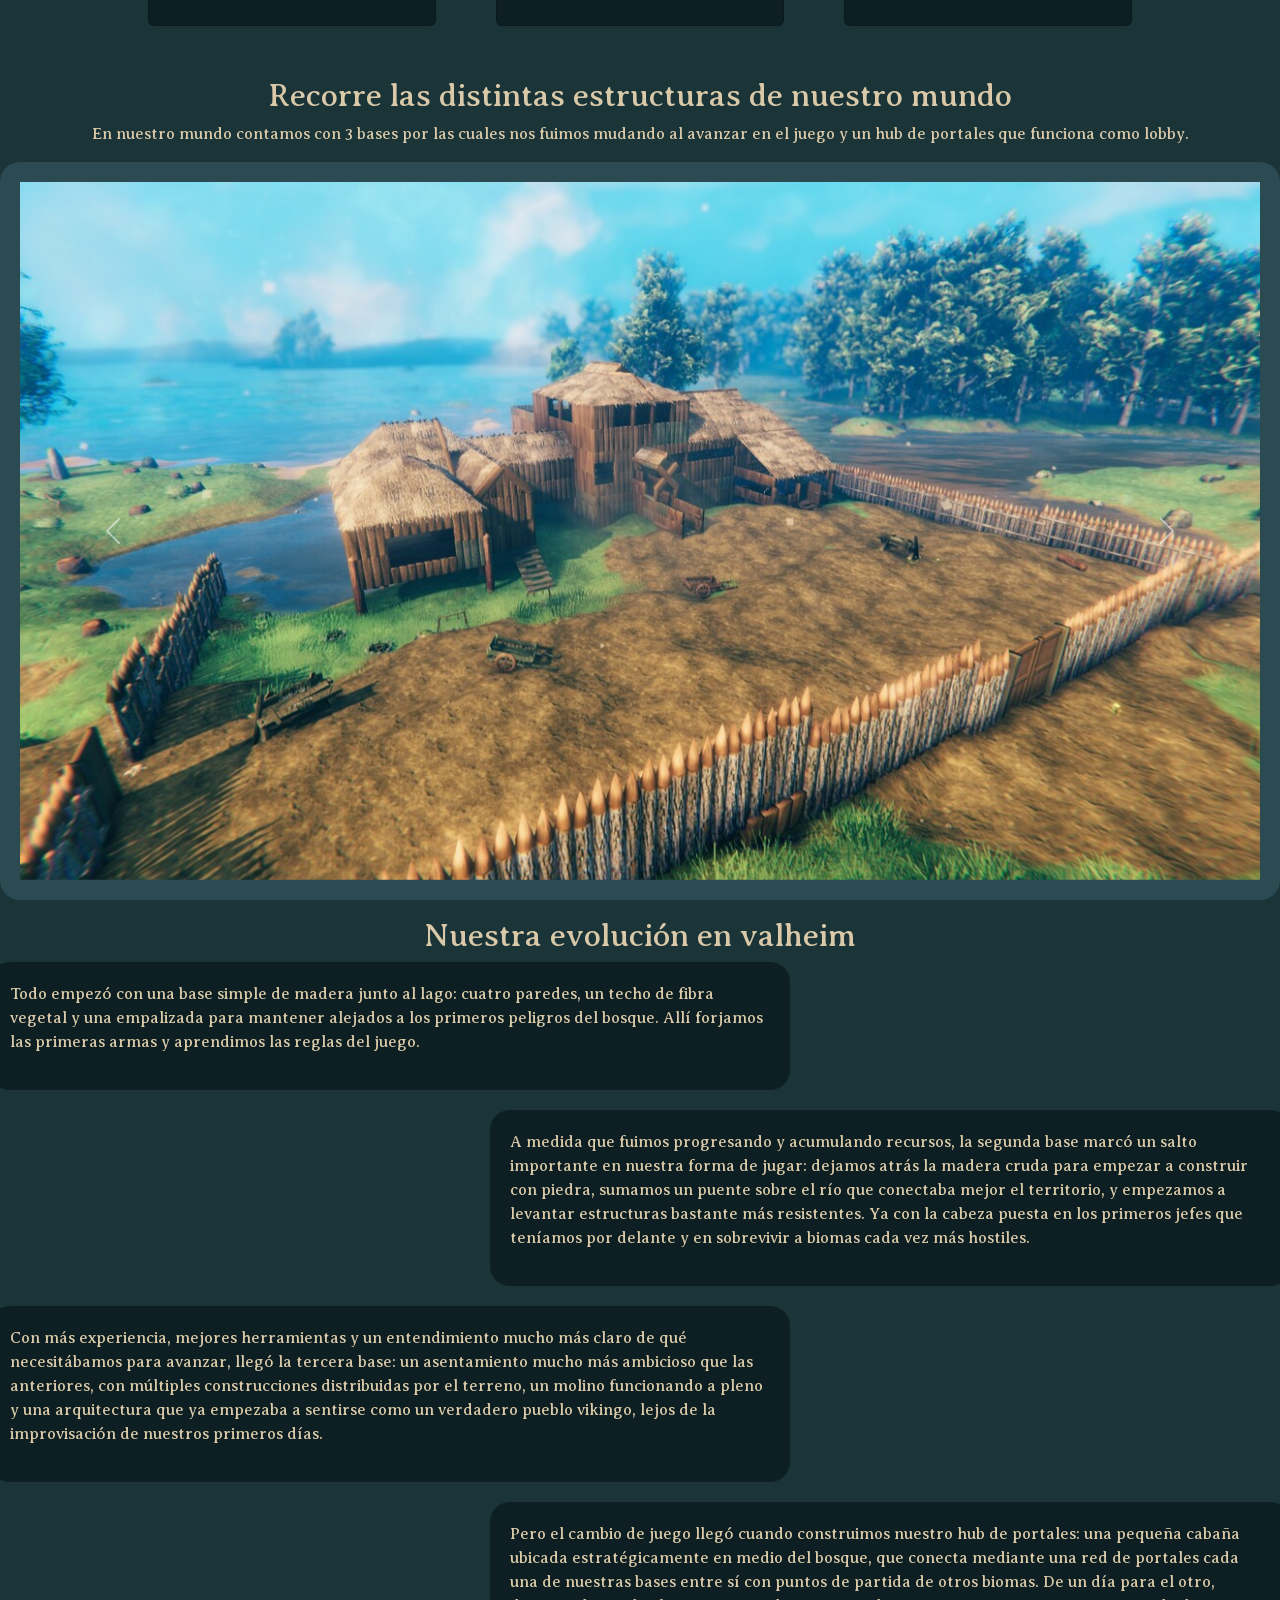
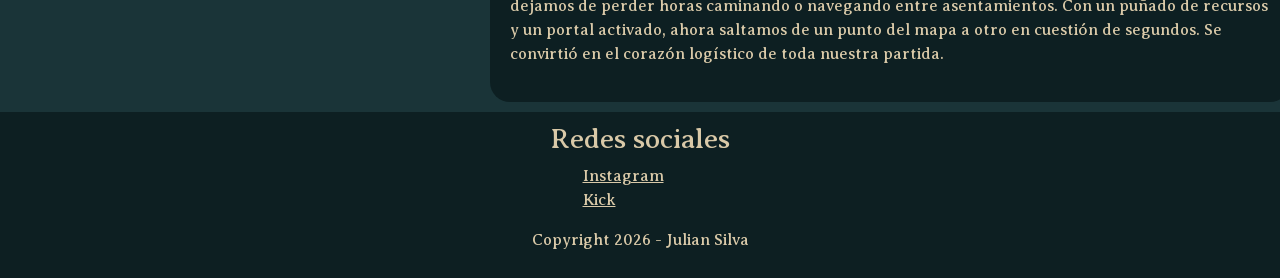
<file: pages/sobre-nosotros.html>
<!DOCTYPE html>
<html lang="es">
<head>
    <meta charset="UTF-8">
    <meta name="viewport" content="width=device-width, initial-scale=1.0">
    <meta name="description" content="Cononce mas sobre nosotros y nuestro mundo.">
    <meta name="keywords" content="valheim, amigos, partida, cooperativo, multijugador">
    <meta name="robots" content="index, follow">

    <link rel="preconnect" href="https://fonts.googleapis.com">
    <link rel="preconnect" href="https://fonts.gstatic.com" crossorigin>
    <link href="https://fonts.googleapis.com/css2?family=Averia+Serif+Libre:wght@400;700&display=swap" rel="stylesheet">
    <link href="https://cdn.jsdelivr.net/npm/bootstrap@5.3.8/dist/css/bootstrap.min.css" rel="stylesheet" integrity="sha384-sRIl4kxILFvY47J16cr9ZwB07vP4J8+LH7qKQnuqkuIAvNWLzeN8tE5YBujZqJLB" crossorigin="anonymous">
    <link rel="stylesheet" href="https://cdnjs.cloudflare.com/ajax/libs/animate.css/4.1.1/animate.min.css"/>
    <link rel="stylesheet" href="../style/styles.css">
    <title>Sobre nosotros</title>
</head>
<body>

    <header class="cabeza">
        <div class="encabezado">
            <h1><img src="../image/valhleales-al-rock.png" class="animate__animated animate__tada" alt="titulo de la pagina valhleales"></h1>

            <nav class="navbar navbar-expand-lg">
                <div class="container-fluid">
                    <a class="navbar-brand color-nav" href="../index.html">Inicio</a>
                    <button class="navbar-toggler" type="button" data-bs-toggle="collapse" data-bs-target="#navbarNavAltMarkup"
                        aria-controls="navbarNavAltMarkup" aria-expanded="false" aria-label="Toggle navigation">
                        <span class="navbar-toggler-icon"></span>
                    </button>
                    <div class="collapse navbar-collapse" id="navbarNavAltMarkup">
                        <div class="navbar-nav">
                            <a class="nav-link color-nav" href="biomas.html">Biomas</a>
                            <a class="nav-link color-nav" href="bestiario.html">Bestiario</a>
                            <a class="nav-link color-nav" href="desterrados.html">Desterrados</a>
                            <a class="nav-link color-nav" href="#">Sobre nosotros</a>
                        </div>
                    </div>
                </div>
            </nav>
        </div>
    </header>

    <main class="principal">
        <section>
            <div class="intro">
                <h2>Conoce mas sobre nosotros</h2>
                <p>Somos un grupo de amigos de Berazategui, Buenos Aires, fanaticos del valheim.</p>
            </div>
            
            <div class="caja">
                <figure class="box">
                    <img src="../image/valheim-amigos.jpg" alt="foto con amigos jugando" class="ajustar-img">
                </figure>
            </div>

            <div class="intro">
                <h2>¿Quienes somos?</h2>

                <div class="cartas">
                    <div class="card carta" style="width: 18rem;">
                        <img src="../image/iorio2.jpg" class="card-img-top" alt="foto del pj Ricardo Iorio de Lautaro">
                        <div class="card-body">
                            <p class="card-text">Lautaro le puso el cuerpo a Ricardo Iorio, ícono del metal nacional y alma de V8, Hermética y Almafuerte. Sin olvidar su etapa solista, tan filosa como el resto de su carrera.</p>
                        </div>
                    </div>

                    <div class="card carta" style="width: 18rem;">
                        <img src="../image/charly2.jpg" class="card-img-top" alt="foto del pj Charly Garcia de Guido">
                        <div class="card-body">
                            <p class="card-text">Guido eligió ser Charly García. Un capítulo aparte del rock argentino: Sui Generis, La Máquina de Hacer Pájaros, Serú Giran, y una carrera solista que reinventó las reglas.</p>
                        </div>
                    </div>

                    <div class="card carta" style="width: 18rem;">
                        <img src="../image/luca-prodan2.jpg" class="card-img-top" alt="foto del pj Lucan Prodan de Julian">
                        <div class="card-body">
                            <p class="card-text">Julian encarna a Luca Prodan, el italiano que se hizo argentino y le dio voz a Sumo, dejando una huella imposible de borrar en el rock nacional.</p>
                        </div>
                    </div>
                </div>
            </div>
        </section>

        <section>
            <div class="intro">
                <h2>Recorre las distintas estructuras de nuestro mundo</h2>
                <p>En nuestro mundo contamos con 3 bases por las cuales nos fuimos mudando al avanzar en el juego y un hub de portales que funciona como lobby.</p>
            </div>
            
            <div class="carrusel">
                <div id="carouselExampleFade" class="carousel slide carousel-fade">
                    <div class="carousel-inner">
                        <div class="carousel-item active">
                            <img src="../image/base-1.jpg" class="ajustar-img" alt="primera base de la partida">
                        </div>
                        <div class="carousel-item">
                            <img src="../image/base-2.jpg" class="ajustar-img" alt="segunda base de la partida">
                        </div>
                        <div class="carousel-item">
                            <img src="../image/base-3.jpg" class="ajustar-img" alt="tercera base de la partida">
                        </div>
                        <div class="carousel-item">
                            <img src="../image/hub-portales.jpg" class="ajustar-img" alt="hub con todos los portales">
                        </div>
                        <div class="carousel-item">
                            <img src="../image/hub-portales-2.jpg" class="ajustar-img" alt="hub con portales nuevo">
                        </div>
                    </div>
                    <button class="carousel-control-prev" type="button" data-bs-target="#carouselExampleFade" data-bs-slide="prev">
                        <span class="carousel-control-prev-icon" aria-hidden="true"></span>
                        <span class="visually-hidden">Previous</span>
                    </button>
                    <button class="carousel-control-next" type="button" data-bs-target="#carouselExampleFade" data-bs-slide="next">
                        <span class="carousel-control-next-icon" aria-hidden="true"></span>
                        <span class="visually-hidden">Next</span>
                    </button>
                </div>
            </div>

            <h2 class="intro mt-3">Nuestra evolución en valheim</h2>
            
            <div class="caja">
                <div class="cajita cajitaizq">
                    <p>Todo empezó con una base simple de madera junto al lago: cuatro paredes, un techo de fibra vegetal y 
                        una empalizada para mantener alejados a los primeros peligros del bosque. Allí forjamos las primeras armas y 
                        aprendimos las reglas del juego.</p>
                </div>
                <div class="cajita cajitader">
                    <p>A medida que fuimos progresando y acumulando recursos, la segunda base marcó un salto importante en nuestra forma de jugar: 
                        dejamos atrás la madera cruda para empezar a construir con piedra, sumamos un puente sobre el río que conectaba mejor el territorio, y 
                        empezamos a levantar estructuras bastante más resistentes. Ya con la cabeza puesta en los primeros jefes que teníamos por delante y 
                        en sobrevivir a biomas cada vez más hostiles.</p>
                </div>
                <div class="cajita cajitaizq">
                    <p>Con más experiencia, mejores herramientas y un entendimiento mucho más claro de qué necesitábamos para avanzar, 
                        llegó la tercera base: un asentamiento mucho más ambicioso que las anteriores, con múltiples construcciones distribuidas por 
                        el terreno, un molino funcionando a pleno y una arquitectura que ya empezaba a sentirse como un verdadero pueblo 
                        vikingo, lejos de la improvisación de nuestros primeros días.</p>
                </div>
                <div class="cajita cajitader">
                    <p>Pero el cambio de juego llegó cuando construimos nuestro hub de portales: una pequeña cabaña ubicada 
                        estratégicamente en medio del bosque, que conecta mediante una red de portales cada una de nuestras bases entre sí con 
                        puntos de partida de otros biomas. De un día para el otro, dejamos de perder horas caminando o navegando entre asentamientos. 
                        Con un puñado de recursos y un portal activado, ahora saltamos de un punto del mapa a otro en cuestión de segundos. 
                        Se convirtió en el corazón logístico de toda nuestra partida.</p>
                </div>
            </div>
        </section>
    </main>

    <footer>
        <div class="pie">
            <div>
                <h3>Redes sociales</h3>
                <ul class="lista">
                    <li>
                        <a href="https://www.instagram.com/eltorovikingo" target="_blank">Instagram</a>
                    </li>
                    <li>
                        <a href="https://kick.com/eltorovikingo" target="_blank">Kick</a>
                    </li>
                </ul>
            </div>

            <div>
                <p>Copyright 2026 - Julian Silva</p>
            </div>
        </div>
    </footer>

    <script src="https://cdn.jsdelivr.net/npm/bootstrap@5.3.8/dist/js/bootstrap.bundle.min.js" integrity="sha384-FKyoEForCGlyvwx9Hj09JcYn3nv7wiPVlz7YYwJrWVcXK/BmnVDxM+D2scQbITxI" crossorigin="anonymous"></script>

</body>
</html>
</file>
<file: style/styles.css>
.cabeza {
  position: sticky;
  top: 0;
  z-index: 100;
}

.encabezado {
  display: flex;
  justify-content: space-evenly;
  align-items: center;
  padding: 10px;
  margin-bottom: 10px;
  background-color: #0D1F22;
}

.color-nav {
  color: #D9C9A8;
}

.navbar-toggler-icon {
  background-image: url("data:image/svg+xml,%3csvg xmlns='http://www.w3.org/2000/svg' viewBox='0 0 30 30'%3e%3cpath stroke='%23d9c9a8' stroke-linecap='round' stroke-miterlimit='10' stroke-width='2' d='M4 7h22M4 15h22M4 23h22'/%3e%3c/svg%3e");
}

@media (min-width: 1024px) {
  .color-nav:hover {
    color: #c9a227;
  }
  .color-nav:focus {
    color: #c9a227;
  }
}
.ajustar-img {
  display: block;
  margin: 0 auto;
  max-width: 100%;
  height: auto;
}

.principal {
  display: flex;
  flex-direction: column;
  gap: 50px;
}

.intro {
  display: flex;
  flex-direction: column;
  align-items: center;
  text-align: center;
}

.flex, .cont, .bloque, .caja {
  display: flex;
  flex-direction: column;
  align-items: center;
  gap: 20px;
}

.caja {
  margin: 10px;
}

.elem {
  display: flex;
  flex-direction: column;
  gap: 20px;
  padding: 20px;
  min-width: 400px;
  border-radius: 20px;
}

.box {
  display: flex;
  flex-direction: column;
  padding: 20px;
  border-radius: 20px;
  background-color: #2C4A52;
}

.bloque {
  padding: 20px;
  background-color: #2C4A52;
}

.box figcaption {
  margin-bottom: 5px;
}

.cajita {
  background-color: #0D1F22;
  padding: 20px;
}

.carrusel {
  padding: 20px;
  margin: 0 auto;
  display: block;
  max-width: 1280px;
  border-radius: 20px;
  background-color: #2C4A52;
}

.borde, .bloque {
  border-radius: 20px;
}

.cont {
  margin: 20px;
}

.comidas {
  padding: 20px;
  border-radius: 20px;
  background-color: #0D1F22;
}

.foto {
  display: flex;
  align-items: center;
  gap: 20px;
}

.nota {
  padding: 20px;
  margin: auto;
  max-width: 1000px;
  background-color: #2C4A52;
}

@media (min-width: 1024px) {
  .caja {
    margin: 0;
  }
  #jefes {
    transition: all 0.5s;
  }
  #jefes:hover {
    transform: scale(1.1);
  }
  .elem {
    display: flex;
    flex-direction: row;
    justify-content: center;
    gap: 50px;
    flex-wrap: wrap;
    margin-left: auto;
    margin-right: auto;
    max-width: 1100px;
  }
  .bloque {
    transition: all 0.5s;
  }
  .bloque:hover {
    transform: scale(1.1);
  }
  .box {
    display: flex;
    flex-direction: row;
    justify-content: center;
    gap: 50px;
    flex-wrap: wrap;
    transition: all 0.5s;
  }
  .box:hover {
    transform: scale(1.1);
    background-color: #1A3438;
  }
  .cajita {
    width: 800px;
    border-radius: 20px;
  }
  .cajitaizq {
    margin-right: 500px;
  }
  .cajitader {
    margin-left: 500px;
  }
  .fila {
    display: flex;
    align-items: center;
    gap: 20px;
  }
  .comidas {
    display: flex;
    gap: 200px;
    padding: 20px;
    border-radius: 20px;
    background-color: #0D1F22;
  }
  #boxinverso img {
    order: 2;
  }
  #boxinverso figcaption {
    order: 1;
  }
}
.cartas {
  display: flex;
  flex-direction: column;
  gap: 20px;
}

.carta {
  background-color: #0D1F22;
  padding: 5px;
}

@media (min-width: 1024px) {
  .cartas {
    display: flex;
    flex-direction: row;
    gap: 60px;
    transition: all 0.5s;
  }
  .carta:hover {
    transform: scale(1.1);
  }
}
* {
  padding: 0;
  margin: 0;
  box-sizing: border-box;
}

body {
  background-color: #1A3438;
}

h1, h2, h3, h4, a, p, figcaption {
  color: #D9C9A8;
}

body {
  font-family: "Averia Serif Libre", serif;
}

.pie {
  display: flex;
  flex-direction: column;
  align-items: center;
  padding: 10px;
  margin-top: 10px;
  background-color: #0D1F22;
}

.lista {
  list-style: none;
}

/*# sourceMappingURL=styles.css.map */
</file>
